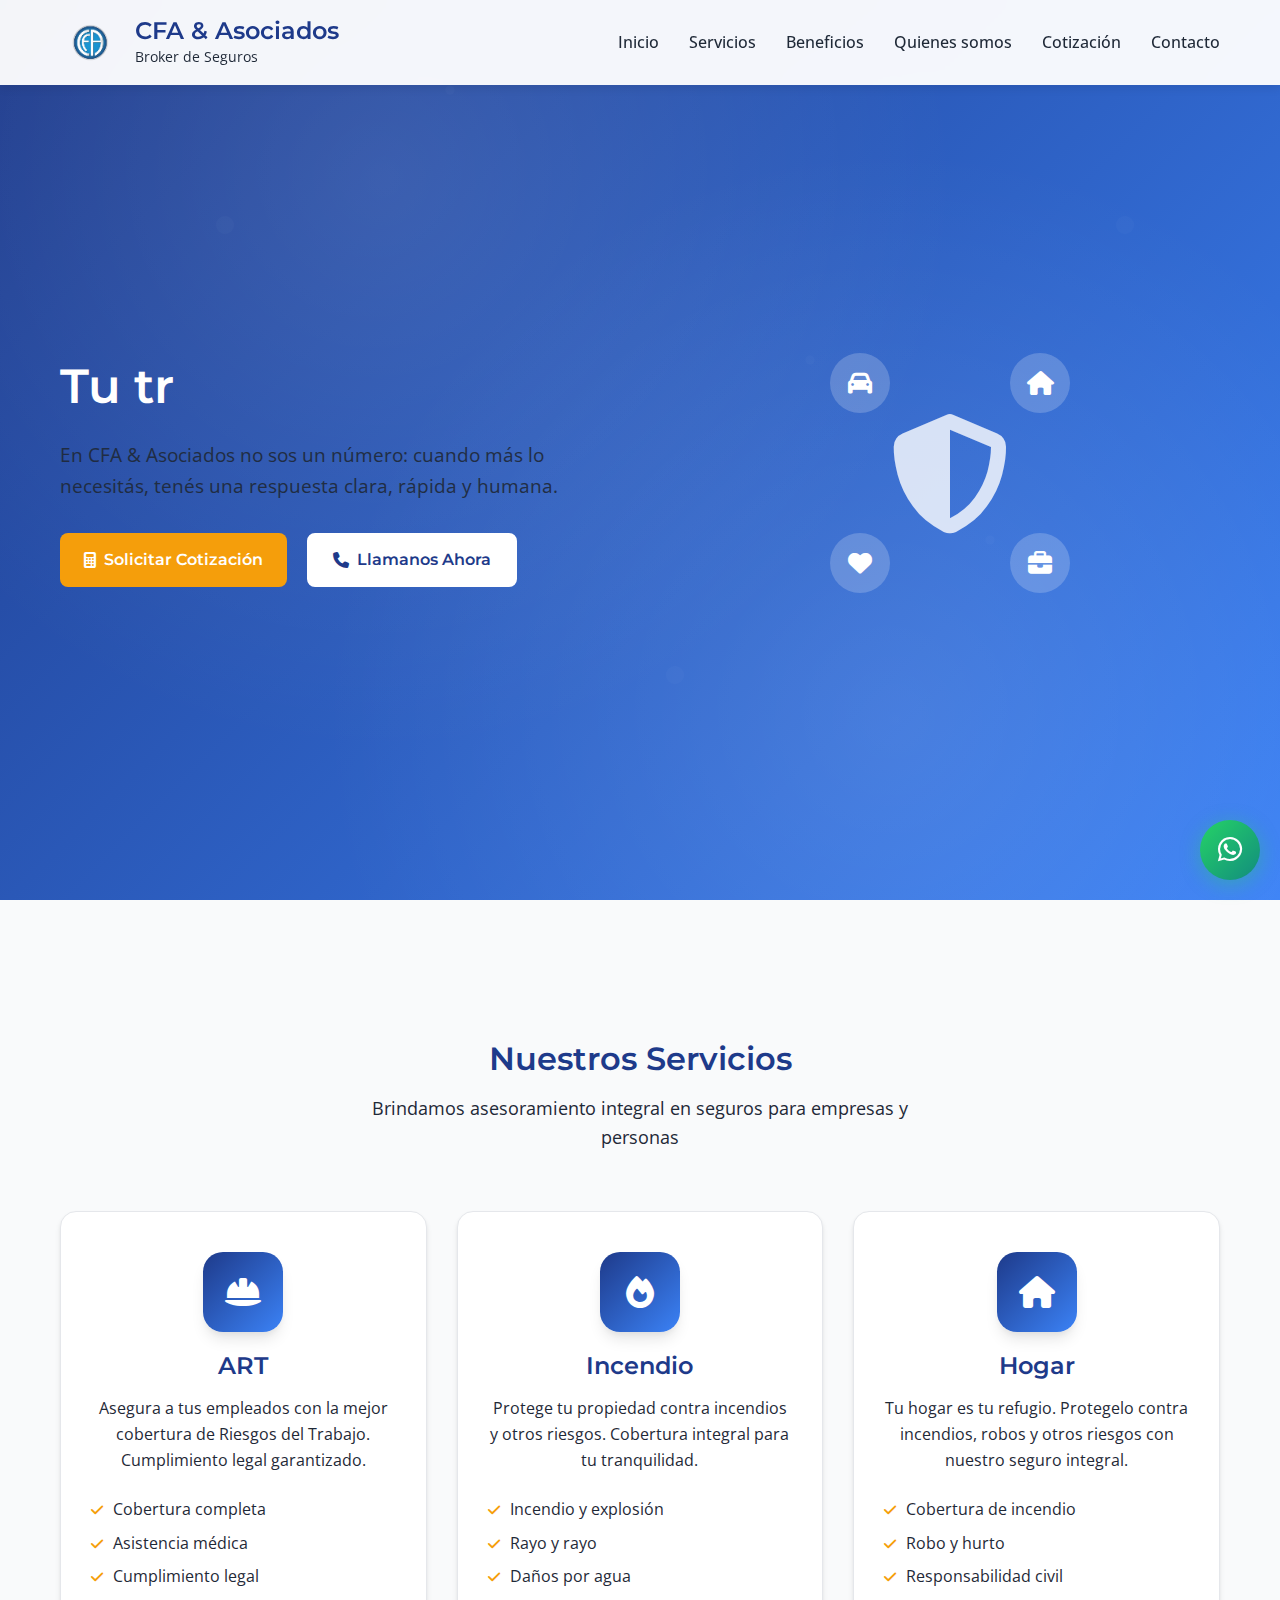
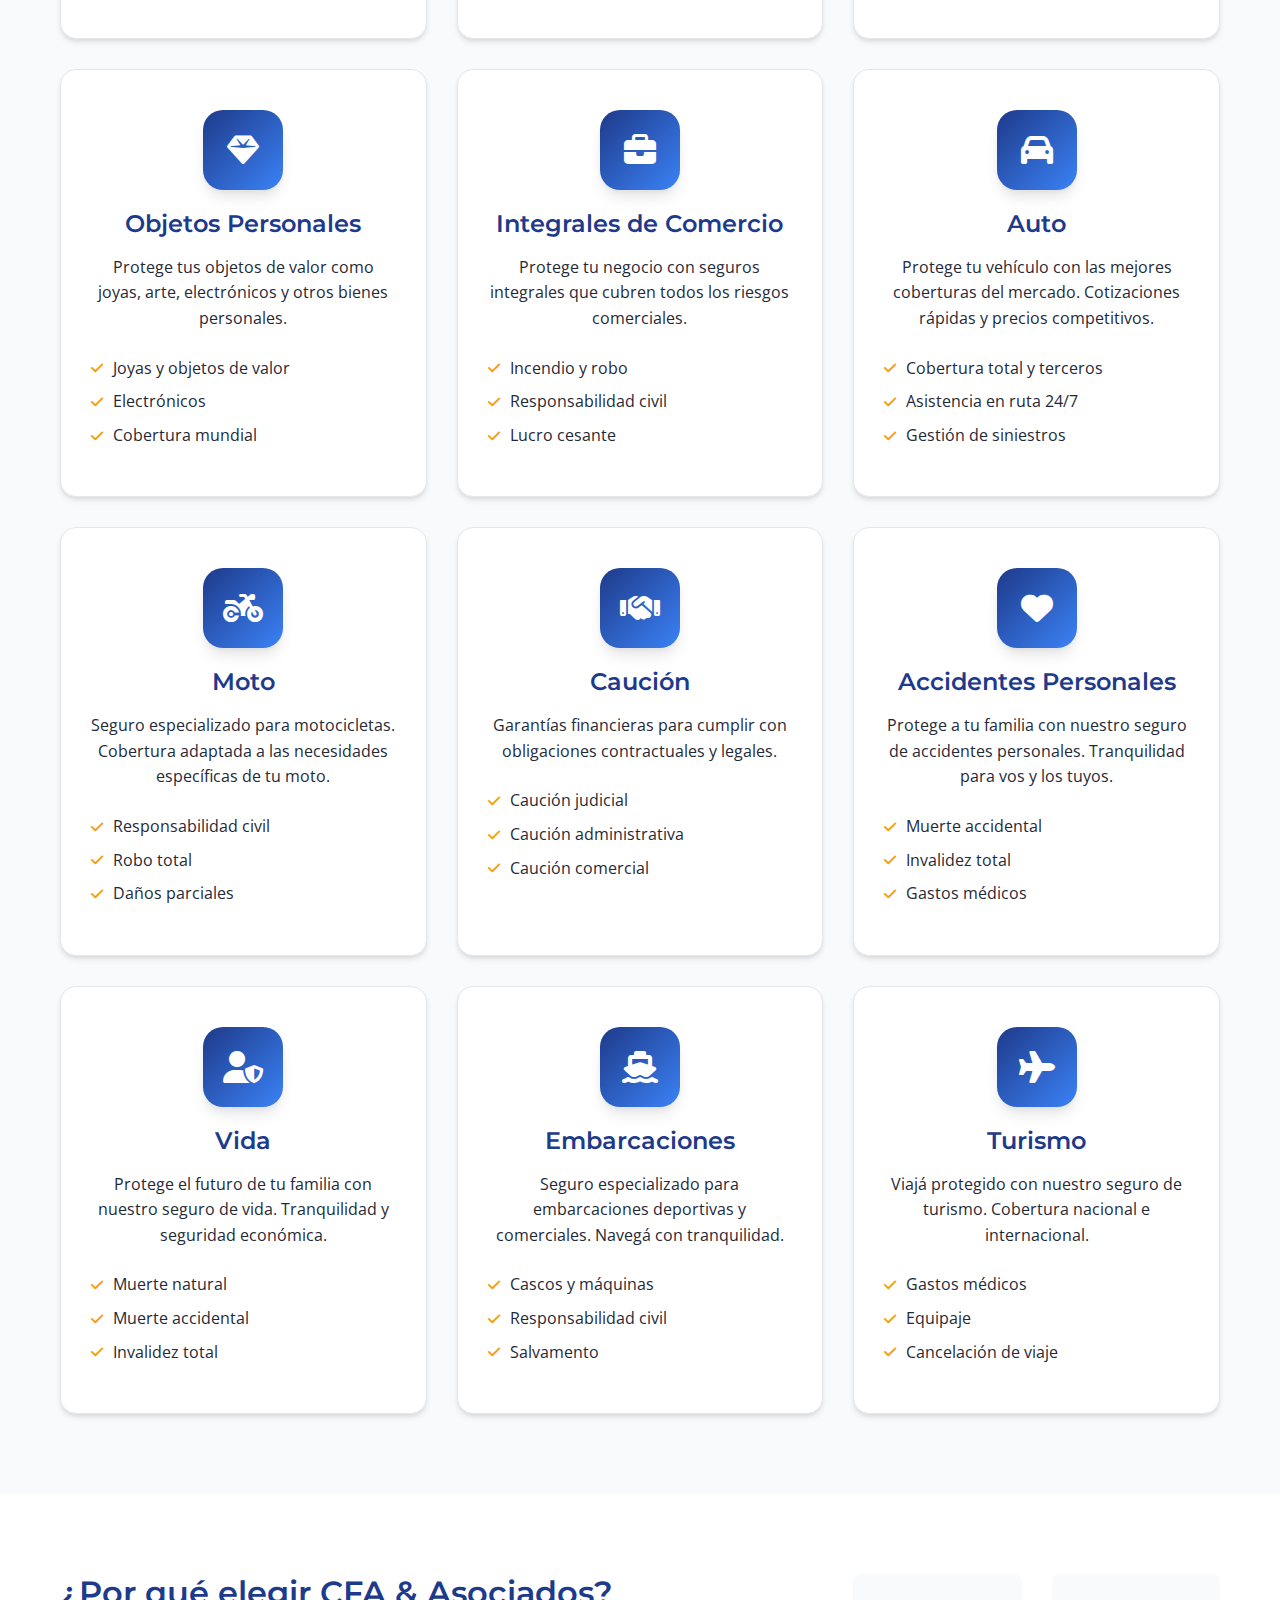
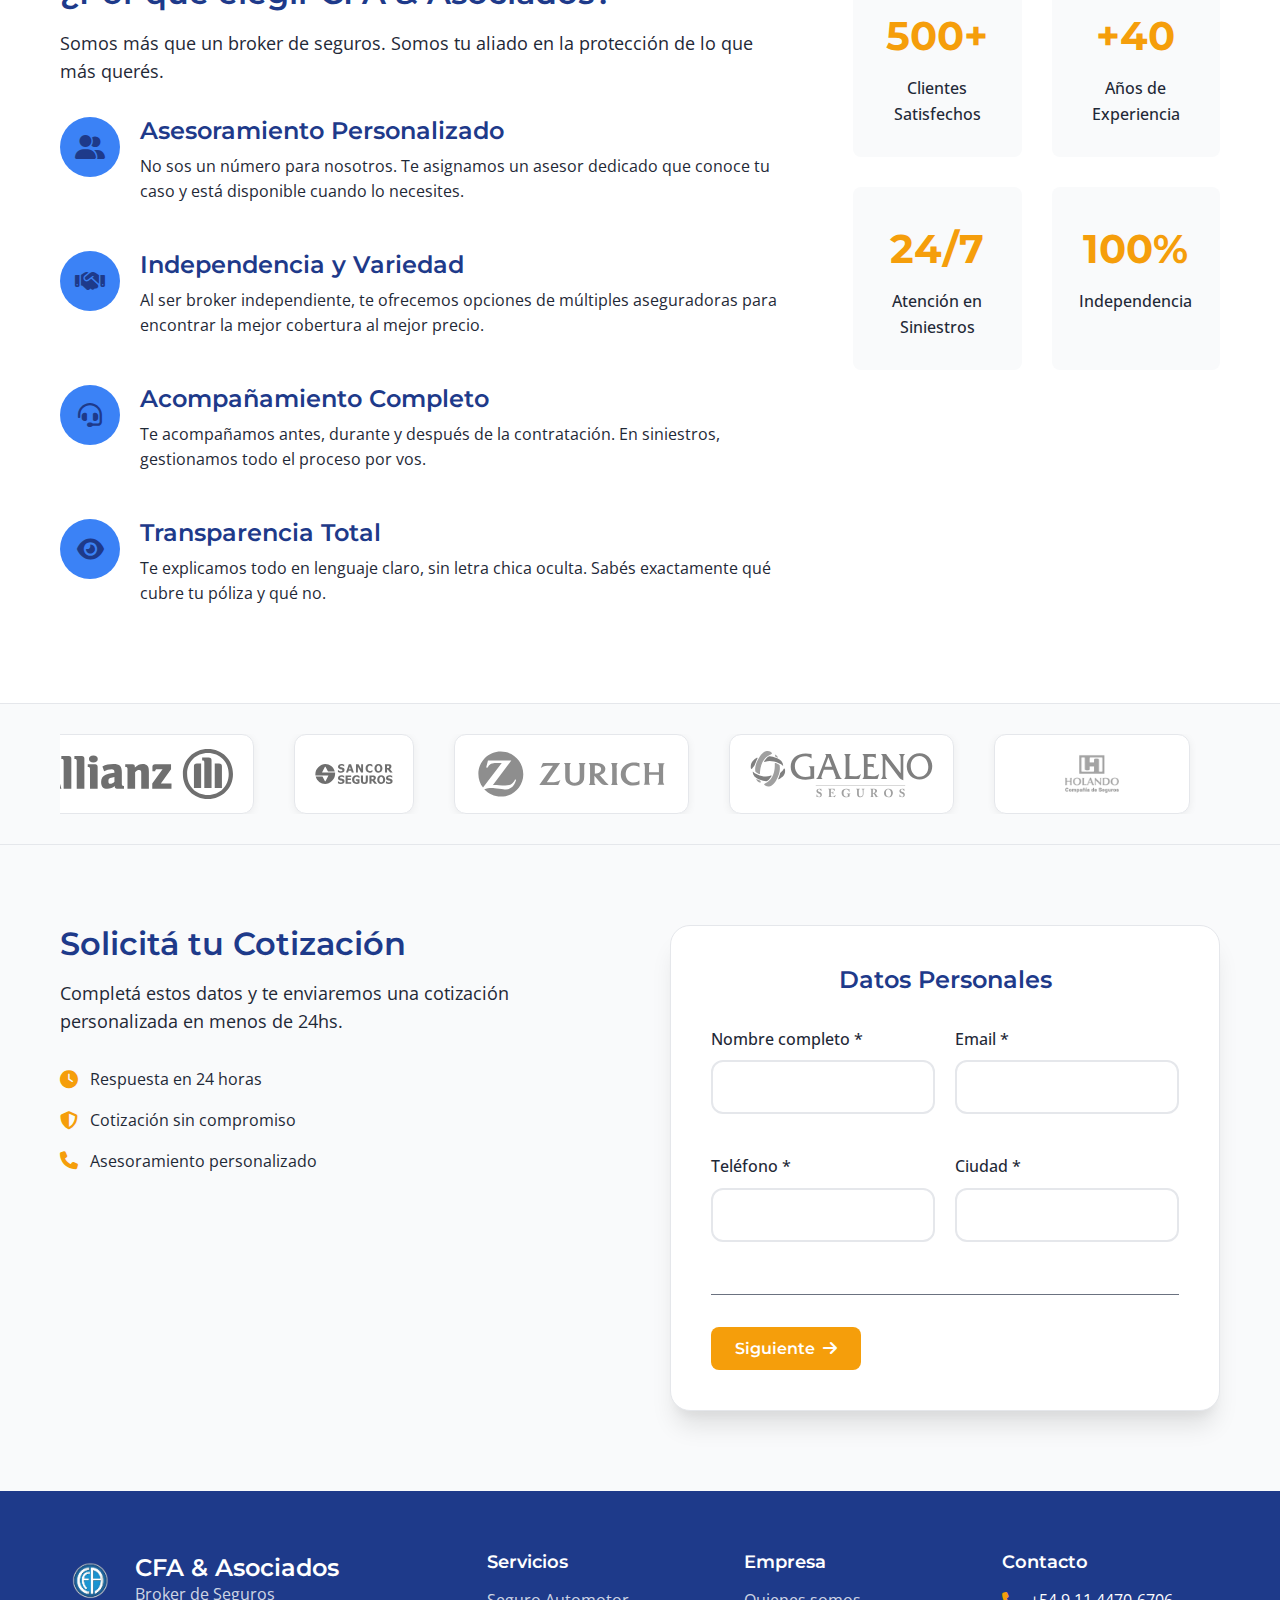
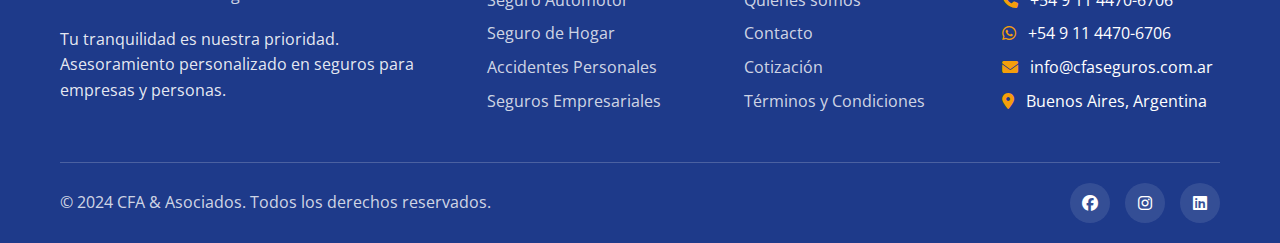
<file: index.html>
<!DOCTYPE html>
<html lang="es">
<head>
    <meta charset="UTF-8">
    <meta name="viewport" content="width=device-width, initial-scale=1.0">
    <meta name="description" content="CFA & Asociados - Broker de Seguros en Argentina. Asesoramiento personalizado en seguros para autos, hogar, vida y empresas. Cotizaciones rápidas y atención cercana.">
    <meta name="keywords" content="seguros argentina, broker seguros, seguro auto, seguro hogar, seguro vida, cotización seguros">
    <title>CFA & Asociados - Tu Broker de Seguros de Confianza</title>
    
    <!-- Google Fonts -->
    <link rel="preconnect" href="https://fonts.googleapis.com">
    <link rel="preconnect" href="https://fonts.gstatic.com" crossorigin>
    <link href="https://fonts.googleapis.com/css2?family=Montserrat:wght@400;600;700&family=Open+Sans:wght@300;400;600&display=swap" rel="stylesheet">
    
    <!-- Font Awesome para íconos -->
    <link rel="stylesheet" href="https://cdnjs.cloudflare.com/ajax/libs/font-awesome/6.4.0/css/all.min.css">
    
    <!-- Favicon -->
    <link rel="icon" type="image/png" href="logocfa.png">
    <link rel="shortcut icon" type="image/png" href="logocfa.png">
    <link rel="apple-touch-icon" href="logocfa.png">
    
    <!-- CSS -->
    <link rel="stylesheet" href="styles.css">
</head>
<body>
    <!-- Header -->
    <header class="header">
        <nav class="nav">
            <div class="nav-container">
                <div class="nav-logo">
                    <img src="logocfa.png" alt="CFA & Asociados Logo" class="logo-image">
                    <div class="logo-text-container">
                        <h1 class="logo-title">CFA & Asociados</h1>
                        <p class="logo-subtitle">Broker de Seguros</p>
                    </div>
                </div>
                
                <div class="nav-menu" id="nav-menu">
                    <ul class="nav-list">
                        <li class="nav-item"><a href="#inicio" class="nav-link">Inicio</a></li>
                        <li class="nav-item"><a href="#servicios" class="nav-link">Servicios</a></li>
                        <li class="nav-item"><a href="#beneficios" class="nav-link">Beneficios</a></li>
                        <li class="nav-item"><a href="quienes-somos.html" class="nav-link">Quienes somos</a></li>
                        <li class="nav-item"><a href="#cotizacion" class="nav-link">Cotización</a></li>
                        <li class="nav-item"><a href="contacto.html" class="nav-link">Contacto</a></li>
                    </ul>
                </div>
                
                <div class="nav-toggle" id="nav-toggle">
                    <span class="bar"></span>
                    <span class="bar"></span>
                    <span class="bar"></span>
                </div>
            </div>
        </nav>
    </header>

    <!-- Hero Section -->
    <section id="inicio" class="hero">
        <div class="hero-container">
            <div class="hero-content">
                <h2 class="hero-title">Tu tranquilidad es nuestra prioridad</h2>
                <p class="hero-subtitle">En CFA & Asociados no sos un número: cuando más lo necesitás, tenés una respuesta clara, rápida y humana.</p>
                <div class="hero-buttons">
                    <a href="#cotizacion" class="btn btn-primary">
                        <i class="fas fa-calculator"></i>
                        Solicitar Cotización
                    </a>
                    <a href="contacto.html" class="btn btn-white">
                        <i class="fas fa-phone"></i>
                        Llamanos Ahora
                    </a>
                </div>
            </div>
            <div class="hero-image">
                <div class="hero-graphic">
                    <div class="shield-icon">
                        <i class="fas fa-shield-alt"></i>
                    </div>
                    <div class="floating-elements">
                        <div class="element element-1">
                            <i class="fas fa-car"></i>
                        </div>
                        <div class="element element-2">
                            <i class="fas fa-home"></i>
                        </div>
                        <div class="element element-3">
                            <i class="fas fa-heart"></i>
                        </div>
                        <div class="element element-4">
                            <i class="fas fa-briefcase"></i>
                        </div>
                    </div>
                </div>
            </div>
        </div>
    </section>

    <!-- Servicios Section -->
    <section id="servicios" class="servicios">
        <div class="container">
            <div class="section-header">
                <h2 class="section-title">Nuestros Servicios</h2>
                <p class="section-subtitle">Brindamos asesoramiento integral en seguros para empresas y personas</p>
            </div>
            
            <!-- Grid para desktop -->
            <div class="servicios-grid">
                <div class="servicio-card">
                    <div class="servicio-icon">
                        <i class="fas fa-hard-hat"></i>
                    </div>
                    <h3 class="servicio-title">ART</h3>
                    <p class="servicio-description">Asegura a tus empleados con la mejor cobertura de Riesgos del Trabajo. Cumplimiento legal garantizado.</p>
                    <ul class="servicio-features">
                        <li><i class="fas fa-check"></i> Cobertura completa</li>
                        <li><i class="fas fa-check"></i> Asistencia médica</li>
                        <li><i class="fas fa-check"></i> Cumplimiento legal</li>
                    </ul>
                </div>
                
                <div class="servicio-card">
                    <div class="servicio-icon">
                        <i class="fas fa-fire"></i>
                    </div>
                    <h3 class="servicio-title">Incendio</h3>
                    <p class="servicio-description">Protege tu propiedad contra incendios y otros riesgos. Cobertura integral para tu tranquilidad.</p>
                    <ul class="servicio-features">
                        <li><i class="fas fa-check"></i> Incendio y explosión</li>
                        <li><i class="fas fa-check"></i> Rayo y rayo</li>
                        <li><i class="fas fa-check"></i> Daños por agua</li>
                    </ul>
                </div>
                
                <div class="servicio-card">
                    <div class="servicio-icon">
                        <i class="fas fa-home"></i>
                    </div>
                    <h3 class="servicio-title">Hogar</h3>
                    <p class="servicio-description">Tu hogar es tu refugio. Protegelo contra incendios, robos y otros riesgos con nuestro seguro integral.</p>
                    <ul class="servicio-features">
                        <li><i class="fas fa-check"></i> Cobertura de incendio</li>
                        <li><i class="fas fa-check"></i> Robo y hurto</li>
                        <li><i class="fas fa-check"></i> Responsabilidad civil</li>
                    </ul>
                </div>
                
                <div class="servicio-card">
                    <div class="servicio-icon">
                        <i class="fas fa-gem"></i>
                    </div>
                    <h3 class="servicio-title">Objetos Personales</h3>
                    <p class="servicio-description">Protege tus objetos de valor como joyas, arte, electrónicos y otros bienes personales.</p>
                    <ul class="servicio-features">
                        <li><i class="fas fa-check"></i> Joyas y objetos de valor</li>
                        <li><i class="fas fa-check"></i> Electrónicos</li>
                        <li><i class="fas fa-check"></i> Cobertura mundial</li>
                    </ul>
                </div>
                
                <div class="servicio-card">
                    <div class="servicio-icon">
                        <i class="fas fa-briefcase"></i>
                    </div>
                    <h3 class="servicio-title">Integrales de Comercio</h3>
                    <p class="servicio-description">Protege tu negocio con seguros integrales que cubren todos los riesgos comerciales.</p>
                    <ul class="servicio-features">
                        <li><i class="fas fa-check"></i> Incendio y robo</li>
                        <li><i class="fas fa-check"></i> Responsabilidad civil</li>
                        <li><i class="fas fa-check"></i> Lucro cesante</li>
                    </ul>
                </div>
                
                <div class="servicio-card">
                    <div class="servicio-icon">
                        <i class="fas fa-car"></i>
                    </div>
                    <h3 class="servicio-title">Auto</h3>
                    <p class="servicio-description">Protege tu vehículo con las mejores coberturas del mercado. Cotizaciones rápidas y precios competitivos.</p>
                    <ul class="servicio-features">
                        <li><i class="fas fa-check"></i> Cobertura total y terceros</li>
                        <li><i class="fas fa-check"></i> Asistencia en ruta 24/7</li>
                        <li><i class="fas fa-check"></i> Gestión de siniestros</li>
                    </ul>
                </div>
                
                <div class="servicio-card">
                    <div class="servicio-icon">
                        <i class="fas fa-motorcycle"></i>
                    </div>
                    <h3 class="servicio-title">Moto</h3>
                    <p class="servicio-description">Seguro especializado para motocicletas. Cobertura adaptada a las necesidades específicas de tu moto.</p>
                    <ul class="servicio-features">
                        <li><i class="fas fa-check"></i> Responsabilidad civil</li>
                        <li><i class="fas fa-check"></i> Robo total</li>
                        <li><i class="fas fa-check"></i> Daños parciales</li>
                    </ul>
                </div>
                
                <div class="servicio-card">
                    <div class="servicio-icon">
                        <i class="fas fa-handshake"></i>
                    </div>
                    <h3 class="servicio-title">Caución</h3>
                    <p class="servicio-description">Garantías financieras para cumplir con obligaciones contractuales y legales.</p>
                    <ul class="servicio-features">
                        <li><i class="fas fa-check"></i> Caución judicial</li>
                        <li><i class="fas fa-check"></i> Caución administrativa</li>
                        <li><i class="fas fa-check"></i> Caución comercial</li>
                    </ul>
                </div>
                
                <div class="servicio-card">
                    <div class="servicio-icon">
                        <i class="fas fa-heart"></i>
                    </div>
                    <h3 class="servicio-title">Accidentes Personales</h3>
                    <p class="servicio-description">Protege a tu familia con nuestro seguro de accidentes personales. Tranquilidad para vos y los tuyos.</p>
                    <ul class="servicio-features">
                        <li><i class="fas fa-check"></i> Muerte accidental</li>
                        <li><i class="fas fa-check"></i> Invalidez total</li>
                        <li><i class="fas fa-check"></i> Gastos médicos</li>
                    </ul>
                </div>
                
                <div class="servicio-card">
                    <div class="servicio-icon">
                        <i class="fas fa-user-shield"></i>
                    </div>
                    <h3 class="servicio-title">Vida</h3>
                    <p class="servicio-description">Protege el futuro de tu familia con nuestro seguro de vida. Tranquilidad y seguridad económica.</p>
                    <ul class="servicio-features">
                        <li><i class="fas fa-check"></i> Muerte natural</li>
                        <li><i class="fas fa-check"></i> Muerte accidental</li>
                        <li><i class="fas fa-check"></i> Invalidez total</li>
                    </ul>
                </div>
                
                <div class="servicio-card">
                    <div class="servicio-icon">
                        <i class="fas fa-ship"></i>
                    </div>
                    <h3 class="servicio-title">Embarcaciones</h3>
                    <p class="servicio-description">Seguro especializado para embarcaciones deportivas y comerciales. Navegá con tranquilidad.</p>
                    <ul class="servicio-features">
                        <li><i class="fas fa-check"></i> Cascos y máquinas</li>
                        <li><i class="fas fa-check"></i> Responsabilidad civil</li>
                        <li><i class="fas fa-check"></i> Salvamento</li>
                    </ul>
                </div>
                
                <div class="servicio-card">
                    <div class="servicio-icon">
                        <i class="fas fa-plane"></i>
                    </div>
                    <h3 class="servicio-title">Turismo</h3>
                    <p class="servicio-description">Viajá protegido con nuestro seguro de turismo. Cobertura nacional e internacional.</p>
                    <ul class="servicio-features">
                        <li><i class="fas fa-check"></i> Gastos médicos</li>
                        <li><i class="fas fa-check"></i> Equipaje</li>
                        <li><i class="fas fa-check"></i> Cancelación de viaje</li>
                    </ul>
                </div>
            </div>

            <!-- Carousel para móvil -->
            <div class="servicios-carousel">
                <div class="carousel-container">
                    <div class="carousel-progress" id="carousel-progress"></div>
                    <div class="carousel-track" id="carousel-track">
                        <div class="carousel-slide">
                            <div class="servicio-card">
                                <div class="servicio-icon">
                                    <i class="fas fa-hard-hat"></i>
                                </div>
                                <h3 class="servicio-title">ART</h3>
                                <p class="servicio-description">Asegura a tus empleados con la mejor cobertura de Riesgos del Trabajo. Cumplimiento legal garantizado.</p>
                                <ul class="servicio-features">
                                    <li><i class="fas fa-check"></i> Cobertura completa</li>
                                    <li><i class="fas fa-check"></i> Asistencia médica</li>
                                    <li><i class="fas fa-check"></i> Cumplimiento legal</li>
                                </ul>
                            </div>
                        </div>
                        
                        <div class="carousel-slide">
                            <div class="servicio-card">
                                <div class="servicio-icon">
                                    <i class="fas fa-fire"></i>
                                </div>
                                <h3 class="servicio-title">Incendio</h3>
                                <p class="servicio-description">Protege tu propiedad contra incendios y otros riesgos. Cobertura integral para tu tranquilidad.</p>
                                <ul class="servicio-features">
                                    <li><i class="fas fa-check"></i> Incendio y explosión</li>
                                    <li><i class="fas fa-check"></i> Rayo y rayo</li>
                                    <li><i class="fas fa-check"></i> Daños por agua</li>
                                </ul>
                            </div>
                        </div>
                        
                        <div class="carousel-slide">
                            <div class="servicio-card">
                                <div class="servicio-icon">
                                    <i class="fas fa-home"></i>
                                </div>
                                <h3 class="servicio-title">Hogar</h3>
                                <p class="servicio-description">Tu hogar es tu refugio. Protegelo contra incendios, robos y otros riesgos con nuestro seguro integral.</p>
                                <ul class="servicio-features">
                                    <li><i class="fas fa-check"></i> Cobertura de incendio</li>
                                    <li><i class="fas fa-check"></i> Robo y hurto</li>
                                    <li><i class="fas fa-check"></i> Responsabilidad civil</li>
                                </ul>
                            </div>
                        </div>
                        
                        <div class="carousel-slide">
                            <div class="servicio-card">
                                <div class="servicio-icon">
                                    <i class="fas fa-car"></i>
                                </div>
                                <h3 class="servicio-title">Auto</h3>
                                <p class="servicio-description">Protege tu vehículo con las mejores coberturas del mercado. Cotizaciones rápidas y precios competitivos.</p>
                                <ul class="servicio-features">
                                    <li><i class="fas fa-check"></i> Cobertura total y terceros</li>
                                    <li><i class="fas fa-check"></i> Asistencia en ruta 24/7</li>
                                    <li><i class="fas fa-check"></i> Gestión de siniestros</li>
                                </ul>
                            </div>
                        </div>
                        
                        <div class="carousel-slide">
                            <div class="servicio-card">
                                <div class="servicio-icon">
                                    <i class="fas fa-motorcycle"></i>
                                </div>
                                <h3 class="servicio-title">Moto</h3>
                                <p class="servicio-description">Seguro especializado para motocicletas. Cobertura adaptada a las necesidades específicas de tu moto.</p>
                                <ul class="servicio-features">
                                    <li><i class="fas fa-check"></i> Responsabilidad civil</li>
                                    <li><i class="fas fa-check"></i> Robo total</li>
                                    <li><i class="fas fa-check"></i> Daños parciales</li>
                                </ul>
                            </div>
                        </div>
                        
                        <div class="carousel-slide">
                            <div class="servicio-card">
                                <div class="servicio-icon">
                                    <i class="fas fa-gem"></i>
                                </div>
                                <h3 class="servicio-title">Objetos Personales</h3>
                                <p class="servicio-description">Protege tus objetos de valor como joyas, arte, electrónicos y otros bienes personales.</p>
                                <ul class="servicio-features">
                                    <li><i class="fas fa-check"></i> Joyas y objetos de valor</li>
                                    <li><i class="fas fa-check"></i> Electrónicos</li>
                                    <li><i class="fas fa-check"></i> Cobertura mundial</li>
                                </ul>
                            </div>
                        </div>
                        
                        <div class="carousel-slide">
                            <div class="servicio-card">
                                <div class="servicio-icon">
                                    <i class="fas fa-briefcase"></i>
                                </div>
                                <h3 class="servicio-title">Integrales de Comercio</h3>
                                <p class="servicio-description">Protege tu negocio con seguros integrales que cubren todos los riesgos comerciales.</p>
                                <ul class="servicio-features">
                                    <li><i class="fas fa-check"></i> Incendio y robo</li>
                                    <li><i class="fas fa-check"></i> Responsabilidad civil</li>
                                    <li><i class="fas fa-check"></i> Lucro cesante</li>
                                </ul>
                            </div>
                        </div>
                        
                        <div class="carousel-slide">
                            <div class="servicio-card">
                                <div class="servicio-icon">
                                    <i class="fas fa-handshake"></i>
                                </div>
                                <h3 class="servicio-title">Caución</h3>
                                <p class="servicio-description">Garantías financieras para cumplir con obligaciones contractuales y legales.</p>
                                <ul class="servicio-features">
                                    <li><i class="fas fa-check"></i> Caución judicial</li>
                                    <li><i class="fas fa-check"></i> Caución administrativa</li>
                                    <li><i class="fas fa-check"></i> Caución comercial</li>
                                </ul>
                            </div>
                        </div>
                        
                        <div class="carousel-slide">
                            <div class="servicio-card">
                                <div class="servicio-icon">
                                    <i class="fas fa-heart"></i>
                                </div>
                                <h3 class="servicio-title">Accidentes Personales</h3>
                                <p class="servicio-description">Protege a tu familia con nuestro seguro de accidentes personales. Tranquilidad para vos y los tuyos.</p>
                                <ul class="servicio-features">
                                    <li><i class="fas fa-check"></i> Muerte accidental</li>
                                    <li><i class="fas fa-check"></i> Invalidez total</li>
                                    <li><i class="fas fa-check"></i> Gastos médicos</li>
                                </ul>
                            </div>
                        </div>
                        
                        <div class="carousel-slide">
                            <div class="servicio-card">
                                <div class="servicio-icon">
                                    <i class="fas fa-user-shield"></i>
                                </div>
                                <h3 class="servicio-title">Vida</h3>
                                <p class="servicio-description">Protege el futuro de tu familia con nuestro seguro de vida. Tranquilidad y seguridad económica.</p>
                                <ul class="servicio-features">
                                    <li><i class="fas fa-check"></i> Muerte natural</li>
                                    <li><i class="fas fa-check"></i> Muerte accidental</li>
                                    <li><i class="fas fa-check"></i> Invalidez total</li>
                                </ul>
                            </div>
                        </div>
                        
                        <div class="carousel-slide">
                            <div class="servicio-card">
                                <div class="servicio-icon">
                                    <i class="fas fa-ship"></i>
                                </div>
                                <h3 class="servicio-title">Embarcaciones</h3>
                                <p class="servicio-description">Seguro especializado para embarcaciones deportivas y comerciales. Navegá con tranquilidad.</p>
                                <ul class="servicio-features">
                                    <li><i class="fas fa-check"></i> Cascos y máquinas</li>
                                    <li><i class="fas fa-check"></i> Responsabilidad civil</li>
                                    <li><i class="fas fa-check"></i> Salvamento</li>
                                </ul>
                            </div>
                        </div>
                        
                        <div class="carousel-slide">
                            <div class="servicio-card">
                                <div class="servicio-icon">
                                    <i class="fas fa-plane"></i>
                                </div>
                                <h3 class="servicio-title">Turismo</h3>
                                <p class="servicio-description">Viajá protegido con nuestro seguro de turismo. Cobertura nacional e internacional.</p>
                                <ul class="servicio-features">
                                    <li><i class="fas fa-check"></i> Gastos médicos</li>
                                    <li><i class="fas fa-check"></i> Equipaje</li>
                                    <li><i class="fas fa-check"></i> Cancelación de viaje</li>
                                </ul>
                            </div>
                        </div>
                    </div>
                </div>
                
                <!-- Controles del carousel -->
                <div class="carousel-controls">
                    <button class="carousel-btn carousel-prev" id="carousel-prev">
                        <i class="fas fa-chevron-left"></i>
                    </button>
                    <div class="carousel-dots" id="carousel-dots">
                        <span class="dot active" data-slide="0"></span>
                        <span class="dot" data-slide="1"></span>
                        <span class="dot" data-slide="2"></span>
                        <span class="dot" data-slide="3"></span>
                        <span class="dot" data-slide="4"></span>
                        <span class="dot" data-slide="5"></span>
                        <span class="dot" data-slide="6"></span>
                        <span class="dot" data-slide="7"></span>
                        <span class="dot" data-slide="8"></span>
                        <span class="dot" data-slide="9"></span>
                        <span class="dot" data-slide="10"></span>
                        <span class="dot" data-slide="11"></span>
                    </div>
                    <button class="carousel-btn carousel-next" id="carousel-next">
                        <i class="fas fa-chevron-right"></i>
                    </button>
                </div>
            </div>
        </div>
    </section>

    <!-- Beneficios Section -->
    <section id="beneficios" class="beneficios">
        <div class="container">
            <div class="beneficios-content">
                <div class="beneficios-text">
                    <h2 class="section-title">¿Por qué elegir CFA & Asociados?</h2>
                    <p class="beneficios-intro">Somos más que un broker de seguros. Somos tu aliado en la protección de lo que más querés.</p>
                    
                    <div class="beneficios-list">
                        <div class="beneficio-item">
                            <div class="beneficio-icon">
                                <i class="fas fa-user-friends"></i>
                            </div>
                            <div class="beneficio-content">
                                <h3>Asesoramiento Personalizado</h3>
                                <p>No sos un número para nosotros. Te asignamos un asesor dedicado que conoce tu caso y está disponible cuando lo necesites.</p>
                            </div>
                        </div>
                        
                        <div class="beneficio-item">
                            <div class="beneficio-icon">
                                <i class="fas fa-handshake"></i>
                            </div>
                            <div class="beneficio-content">
                                <h3>Independencia y Variedad</h3>
                                <p>Al ser broker independiente, te ofrecemos opciones de múltiples aseguradoras para encontrar la mejor cobertura al mejor precio.</p>
                            </div>
                        </div>
                        
                        <div class="beneficio-item">
                            <div class="beneficio-icon">
                                <i class="fas fa-headset"></i>
                            </div>
                            <div class="beneficio-content">
                                <h3>Acompañamiento Completo</h3>
                                <p>Te acompañamos antes, durante y después de la contratación. En siniestros, gestionamos todo el proceso por vos.</p>
                            </div>
                        </div>
                        
                        <div class="beneficio-item">
                            <div class="beneficio-icon">
                                <i class="fas fa-eye"></i>
                            </div>
                            <div class="beneficio-content">
                                <h3>Transparencia Total</h3>
                                <p>Te explicamos todo en lenguaje claro, sin letra chica oculta. Sabés exactamente qué cubre tu póliza y qué no.</p>
                            </div>
                        </div>
                    </div>
                </div>
                
                <div class="beneficios-stats">
                    <div class="stat-item">
                        <div class="stat-number">500+</div>
                        <div class="stat-label">Clientes Satisfechos</div>
                    </div>
                    <div class="stat-item">
                        <div class="stat-number">+40</div>
                        <div class="stat-label">Años de Experiencia</div>
                    </div>
                    <div class="stat-item">
                        <div class="stat-number">24/7</div>
                        <div class="stat-label">Atención en Siniestros</div>
                    </div>
                    <div class="stat-item">
                        <div class="stat-number">100%</div>
                        <div class="stat-label">Independencia</div>
                    </div>
                </div>
            </div>
        </div>
    </section>

    <!-- Carrusel de Marcas -->
    <section class="brands" aria-label="Aseguradoras con las que trabajamos">
        <div class="container">
            <div class="brands-wrapper">
                <div class="brands-track">
                    <div class="brand-item">
                        <img src="images/allianz-logo.svg" alt="Allianz" class="brand-logo">
                    </div>
                    <div class="brand-item">
                        <img src="images/SANCOR SEGUROS.svg" alt="Sancor Seguros" class="brand-logo">
                    </div>
                    <div class="brand-item">
                        <img src="images/ZURICH.svg" alt="Zurich" class="brand-logo">
                    </div>
                    <div class="brand-item">
                        <img src="images/GALENO.svg" alt="Galeno" class="brand-logo">
                    </div>
                    <div class="brand-item">
                        <img src="images/la holando.png" alt="La Holando" class="brand-logo">
                    </div>
                    <div class="brand-item">
                        <img src="images/MERCANTIL ANDINA.svg" alt="Mercantil Andina" class="brand-logo">
                    </div>
                    <div class="brand-item">
                        <img src="images/ASOCIART ART.png" alt="Asociart ART" class="brand-logo">
                    </div>
                    <div class="brand-item">
                        <img src="images/ANDINA ART .jpeg" alt="Andina ART" class="brand-logo">
                    </div>
                    <div class="brand-item">
                        <img src="images/PREVENCION ART .svg" alt="Prevención ART" class="brand-logo">
                    </div>
                    <div class="brand-item">
                        <img src="images/integrity-seguros.svg" alt="Integrity Seguros" class="brand-logo">
                    </div>
                    <div class="brand-item">
                        <img src="images/experta-seguros-logo.png" alt="Experta Seguros" class="brand-logo">
                    </div>
                    <div class="brand-item">
                        <img src="images/ATM.png" alt="ATM" class="brand-logo">
                    </div>
                    <!-- Duplicados para scroll infinito -->
                    <div class="brand-item" aria-hidden="true">
                        <img src="images/allianz-logo.svg" alt="Allianz" class="brand-logo">
                    </div>
                    <div class="brand-item" aria-hidden="true">
                        <img src="images/SANCOR SEGUROS.svg" alt="Sancor Seguros" class="brand-logo">
                    </div>
                    <div class="brand-item" aria-hidden="true">
                        <img src="images/ZURICH.svg" alt="Zurich" class="brand-logo">
                    </div>
                    <div class="brand-item" aria-hidden="true">
                        <img src="images/GALENO.svg" alt="Galeno" class="brand-logo">
                    </div>
                    <div class="brand-item" aria-hidden="true">
                        <img src="images/la holando.png" alt="La Holando" class="brand-logo">
                    </div>
                    <div class="brand-item" aria-hidden="true">
                        <img src="images/MERCANTIL ANDINA.svg" alt="Mercantil Andina" class="brand-logo">
                    </div>
                    <div class="brand-item" aria-hidden="true">
                        <img src="images/ASOCIART ART.png" alt="Asociart ART" class="brand-logo">
                    </div>
                    <div class="brand-item" aria-hidden="true">
                        <img src="images/ANDINA ART .jpeg" alt="Andina ART" class="brand-logo">
                    </div>
                    <div class="brand-item" aria-hidden="true">
                        <img src="images/PREVENCION ART .svg" alt="Prevención ART" class="brand-logo">
                    </div>
                    <div class="brand-item" aria-hidden="true">
                        <img src="images/integrity-seguros.svg" alt="Integrity Seguros" class="brand-logo">
                    </div>
                    <div class="brand-item" aria-hidden="true">
                        <img src="images/experta-seguros-logo.png" alt="Experta Seguros" class="brand-logo">
                    </div>
                    <div class="brand-item" aria-hidden="true">
                        <img src="images/ATM.png" alt="ATM" class="brand-logo">
                    </div>
                </div>
            </div>
        </div>
    </section>

    <!-- Formulario de Cotización -->
    <section id="cotizacion" class="cotizacion">
        <div class="container">
            <div class="cotizacion-content">
                <div class="cotizacion-info">
                    <h2 class="section-title">Solicitá tu Cotización</h2>
                    <p class="cotizacion-subtitle">Completá estos datos y te enviaremos una cotización personalizada en menos de 24hs.</p>
                    
                    <div class="cotizacion-benefits">
                        <div class="benefit-item">
                            <i class="fas fa-clock"></i>
                            <span>Respuesta en 24 horas</span>
                        </div>
                        <div class="benefit-item">
                            <i class="fas fa-shield-alt"></i>
                            <span>Cotización sin compromiso</span>
                        </div>
                        <div class="benefit-item">
                            <i class="fas fa-phone"></i>
                            <span>Asesoramiento personalizado</span>
                        </div>
                    </div>
                </div>
                
                <form class="cotizacion-form" id="cotizacion-form" action="process_cotizacion.php" method="POST">
                    <!-- Anti-spam -->
                    <div class="honeypot" aria-hidden="true">
                        <label>Dejar en blanco</label>
                        <input type="text" name="website" tabindex="-1" autocomplete="off">
                        <input type="text" name="url" tabindex="-1" autocomplete="off">
                        <input type="text" name="link" tabindex="-1" autocomplete="off">
                    </div>
                    <input type="hidden" name="fp_timestamp" value="">
                    <div class="form-step active" data-step="1">
                        <h3 class="form-step-title">Datos Personales</h3>
                        <div class="form-row">
                            <div class="form-group">
                                <label for="nombre">Nombre completo *</label>
                                <input type="text" id="nombre" name="nombre" required>
                            </div>
                            <div class="form-group">
                                <label for="email">Email *</label>
                                <input type="email" id="email" name="email" required>
                            </div>
                        </div>
                        <div class="form-row">
                            <div class="form-group">
                                <label for="telefono">Teléfono *</label>
                                <input type="tel" id="telefono" name="telefono" required>
                            </div>
                            <div class="form-group">
                                <label for="ciudad">Ciudad *</label>
                                <input type="text" id="ciudad" name="ciudad" required>
                            </div>
                        </div>
                    </div>
                    
                    <div class="form-step" data-step="2">
                        <h3 class="form-step-title">Tipo de Seguro</h3>
                        <div class="form-group">
                            <label for="tipo-seguro">¿Qué tipo de seguro necesitás? *</label>
                            <select id="tipo-seguro" name="tipo-seguro" required>
                                <option value="">Seleccioná una opción</option>
                                <option value="art">ART</option>
                                <option value="incendio">Incendio</option>
                                <option value="hogar">Hogar</option>
                                <option value="objetos-personales">Objetos personales</option>
                                <option value="integral-comercio">Integrales de comercio</option>
                                <option value="automotor">Auto</option>
                                <option value="moto">Moto</option>
                                <option value="caucion">Caución</option>
                                <option value="accidentes">Accidentes personales</option>
                                <option value="vida">Vida</option>
                                <option value="embarcaciones">Embarcaciones</option>
                                <option value="turismo">Turismo</option>
                            </select>
                        </div>
                        
                        <!-- Campos específicos para Automotor -->
                        <div id="detalles-automotor" style="display: none;">
                            <div class="form-row">
                                <div class="form-group">
                                    <label for="marca-vehiculo">Marca del vehículo *</label>
                                    <input type="text" id="marca-vehiculo" name="marca-vehiculo" placeholder="Ej: Toyota">
                                </div>
                                <div class="form-group">
                                    <label for="modelo-vehiculo">Modelo completo *</label>
                                    <input type="text" id="modelo-vehiculo" name="modelo-vehiculo" placeholder="Ej: Corolla XLI">
                                </div>
                            </div>
                            <div class="form-row">
                                <div class="form-group">
                                    <label for="anio-vehiculo">Año del vehículo *</label>
                                    <input type="number" id="anio-vehiculo" name="anio-vehiculo" min="1980" max="2026" placeholder="Ej: 2020">
                                </div>
                                <div class="form-group">
                                    <label for="tipo-poliza">Tipo de póliza *</label>
                                    <select id="tipo-poliza" name="tipo-poliza">
                                        <option value="">Seleccioná el tipo de cobertura</option>
                                        <option value="rc">Responsabilidad Civil</option>
                                        <option value="rc-plus">RC + Robo Total/Parcial + Incendio Total/Parcial + Daños Totales por Accidente</option>
                                        <option value="rc-premium">RC + Robo + Incendio + Daños Totales + Vidrios/Parabrisas + Granizo</option>
                                        <option value="todo-riesgo">Todo Riesgo con Franquicia</option>
                                        <option value="no-se">No lo sé aún</option>
                                    </select>
                                </div>
                            </div>
                        </div>
                        
                        <!-- Campos específicos para Hogar -->
                        <div class="form-group" id="detalles-hogar" style="display: none;">
                            <label for="direccion-hogar">Dirección del inmueble</label>
                            <input type="text" id="direccion-hogar" name="direccion-hogar" placeholder="Dirección completa">
                        </div>
                    </div>
                    
                    <div class="form-step" data-step="3">
                        <h3 class="form-step-title">Información Adicional</h3>
                        <div class="form-group">
                            <label for="mensaje">Contanos más sobre lo que necesitás</label>
                            <textarea id="mensaje" name="mensaje" rows="4" placeholder="Describí tu situación, coberturas que te interesan, o cualquier consulta específica..."></textarea>
                        </div>
                        
                        <div class="form-group checkbox-group">
                            <label class="checkbox-label">
                                <input type="checkbox" id="acepto-terminos" name="acepto-terminos" required>
                                <span class="checkmark"></span>
                                Acepto los términos y condiciones y autorizo el tratamiento de mis datos personales *
                            </label>
                        </div>
                    </div>
                    
                    <div class="form-navigation">
                        <button type="button" class="btn btn-secondary" id="prev-btn" style="display: none;">
                            <i class="fas fa-arrow-left"></i>
                            Anterior
                        </button>
                        <button type="button" class="btn btn-primary" id="next-btn">
                            Siguiente
                            <i class="fas fa-arrow-right"></i>
                        </button>
                        <button type="submit" class="btn btn-primary" id="submit-btn" style="display: none;">
                            <i class="fas fa-paper-plane"></i>
                            Enviar Cotización
                        </button>
                    </div>
                </form>
            </div>
        </div>
    </section>


    <!-- Botón flotante de WhatsApp -->
    <div class="whatsapp-float">
        <a href="https://wa.me/5491144706706" target="_blank" class="whatsapp-btn" aria-label="Contactar por WhatsApp">
            <i class="fab fa-whatsapp"></i>
            <span class="whatsapp-tooltip">¡Escribinos por WhatsApp!</span>
        </a>
    </div>

    <!-- Footer -->
    <footer class="footer">
        <div class="container">
            <div class="footer-content">
                <div class="footer-brand">
                    <div class="footer-logo">
                        <img src="logocfa.png" alt="CFA & Asociados Logo" class="logo-image">
                        <div class="logo-text-container">
                            <h3>CFA & Asociados</h3>
                            <p>Broker de Seguros</p>
                        </div>
                    </div>
                    <p class="footer-description">Tu tranquilidad es nuestra prioridad. Asesoramiento personalizado en seguros para empresas y personas.</p>
                </div>
                
                <div class="footer-links">
                    <div class="footer-section">
                        <h4>Servicios</h4>
                        <ul>
                            <li><a href="#servicios">Seguro Automotor</a></li>
                            <li><a href="#servicios">Seguro de Hogar</a></li>
                            <li><a href="#servicios">Accidentes Personales</a></li>
                            <li><a href="#servicios">Seguros Empresariales</a></li>
                        </ul>
                    </div>
                    
                    <div class="footer-section">
                        <h4>Empresa</h4>
                        <ul>
                            <li><a href="quienes-somos.html">Quienes somos</a></li>
                            <li><a href="contacto.html">Contacto</a></li>
                            <li><a href="#cotizacion">Cotización</a></li>
                            <li><a href="#">Términos y Condiciones</a></li>
                        </ul>
                    </div>
                    
                    <div class="footer-section">
                        <h4>Contacto</h4>
                        <ul>
                            <li><i class="fas fa-phone"></i> +54 9 11 4470-6706</li>
                            <li><i class="fab fa-whatsapp"></i> +54 9 11 4470-6706</li>
                            <li><i class="fas fa-envelope"></i> info@cfaseguros.com.ar</li>
                            <li><i class="fas fa-map-marker-alt"></i> Buenos Aires, Argentina</li>
                        </ul>
                    </div>
                </div>
            </div>
            
            <div class="footer-bottom">
                <p>&copy; 2024 CFA & Asociados. Todos los derechos reservados.</p>
                <div class="footer-social">
                    <a href="#" class="social-link"><i class="fab fa-facebook"></i></a>
                    <a href="#" class="social-link"><i class="fab fa-instagram"></i></a>
                    <a href="#" class="social-link"><i class="fab fa-linkedin"></i></a>
                </div>
            </div>
        </div>
    </footer>

    <!-- JavaScript -->
    <script src="script.js"></script>
</body>
</html>
</file>
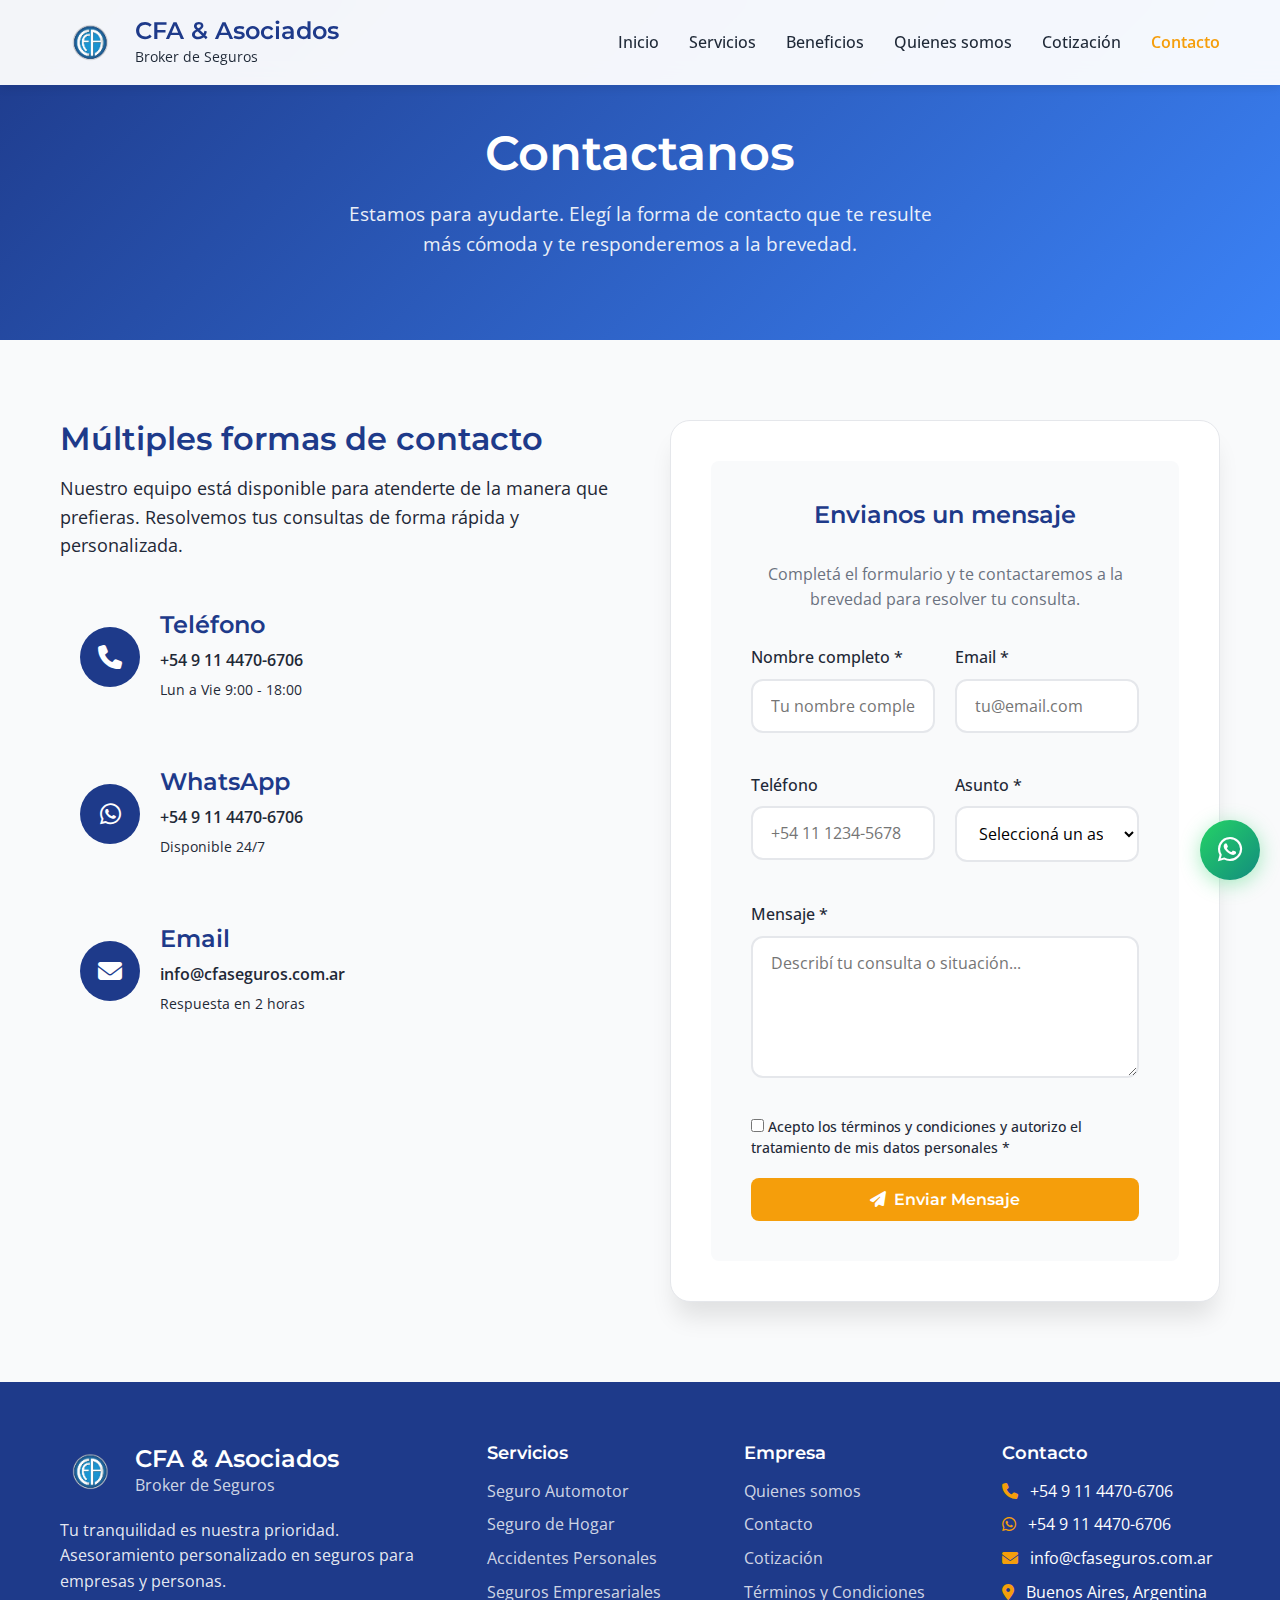
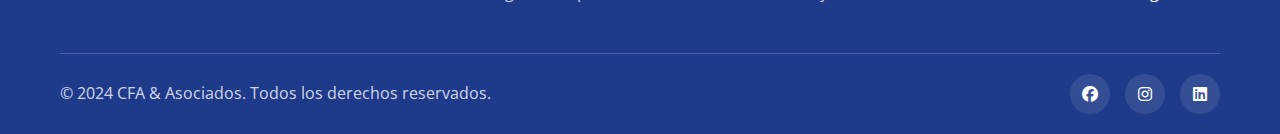
<file: contacto.html>
<!DOCTYPE html>
<html lang="es">
<head>
    <meta charset="UTF-8">
    <meta name="viewport" content="width=device-width, initial-scale=1.0">
    <meta name="description" content="Contacto - CFA & Asociados. Broker de Seguros en Argentina. Múltiples formas de contacto: teléfono, WhatsApp, email y oficina.">
    <meta name="keywords" content="contacto seguros, broker seguros argentina, teléfono seguros, whatsapp seguros">
    <title>Contacto - CFA & Asociados</title>
    
    <!-- Google Fonts -->
    <link rel="preconnect" href="https://fonts.googleapis.com">
    <link rel="preconnect" href="https://fonts.gstatic.com" crossorigin>
    <link href="https://fonts.googleapis.com/css2?family=Montserrat:wght@400;600;700&family=Open+Sans:wght@300;400;600&display=swap" rel="stylesheet">
    
    <!-- Font Awesome para íconos -->
    <link rel="stylesheet" href="https://cdnjs.cloudflare.com/ajax/libs/font-awesome/6.4.0/css/all.min.css">
    
    <!-- Favicon -->
    <link rel="icon" type="image/png" href="logocfa.png">
    <link rel="shortcut icon" type="image/png" href="logocfa.png">
    <link rel="apple-touch-icon" href="logocfa.png">
    
    <!-- CSS -->
    <link rel="stylesheet" href="styles.css">
</head>
<body>
    <!-- Header -->
    <header class="header">
        <nav class="nav">
            <div class="nav-container">
                <div class="nav-logo">
                    <a href="index.html" class="logo-link">
                        <img src="logocfa.png" alt="CFA & Asociados Logo" class="logo-image">
                        <div class="logo-text-container">
                            <h1 class="logo-title">CFA & Asociados</h1>
                            <p class="logo-subtitle">Broker de Seguros</p>
                        </div>
                    </a>
                </div>
                
                <div class="nav-menu" id="nav-menu">
                    <ul class="nav-list">
                        <li class="nav-item"><a href="index.html" class="nav-link">Inicio</a></li>
                        <li class="nav-item"><a href="index.html#servicios" class="nav-link">Servicios</a></li>
                        <li class="nav-item"><a href="index.html#beneficios" class="nav-link">Beneficios</a></li>
                        <li class="nav-item"><a href="quienes-somos.html" class="nav-link">Quienes somos</a></li>
                        <li class="nav-item"><a href="index.html#cotizacion" class="nav-link">Cotización</a></li>
                        <li class="nav-item"><a href="contacto.html" class="nav-link active">Contacto</a></li>
                    </ul>
                </div>
                
                <div class="nav-toggle" id="nav-toggle">
                    <span class="bar"></span>
                    <span class="bar"></span>
                    <span class="bar"></span>
                </div>
            </div>
        </nav>
    </header>

    <!-- Hero Section -->
    <section class="contacto-hero">
        <div class="container">
            <div class="contacto-hero-content">
                <h1 class="contacto-hero-title">Contactanos</h1>
                <p class="contacto-hero-subtitle" style="color: var(--blanco);">Estamos para ayudarte. Elegí la forma de contacto que te resulte más cómoda y te responderemos a la brevedad.</p>
            </div>
        </div>
    </section>

    <!-- Contacto Section -->
    <section class="contacto-page">
        <div class="container">
            <div class="contacto-content">
                <div class="contacto-info">
                    <h2 class="section-title">Múltiples formas de contacto</h2>
                    <p class="contacto-subtitle">Nuestro equipo está disponible para atenderte de la manera que prefieras. Resolvemos tus consultas de forma rápida y personalizada.</p>
                    
                    <div class="contacto-methods">
                        <div class="contact-method">
                            <div class="contact-icon">
                                <i class="fas fa-phone"></i>
                            </div>
                            <div class="contact-details">
                                <h3>Teléfono</h3>
                                <p>+54 9 11 4470-6706</p>
                                <span>Lun a Vie 9:00 - 18:00</span>
                            </div>
                        </div>
                        
                        <div class="contact-method">
                            <div class="contact-icon">
                                <i class="fab fa-whatsapp"></i>
                            </div>
                            <div class="contact-details">
                                <h3>WhatsApp</h3>
                                <p>+54 9 11 4470-6706</p>
                                <span>Disponible 24/7</span>
                            </div>
                        </div>
                        
                        <div class="contact-method">
                            <div class="contact-icon">
                                <i class="fas fa-envelope"></i>
                            </div>
                            <div class="contact-details">
                                <h3>Email</h3>
                                <p>info@cfaseguros.com.ar</p>
                                <span>Respuesta en 2 horas</span>
                            </div>
                        </div>
                    </div>

                </div>
                
                <div class="contacto-form-container">
                    <div class="contacto-form">
                        <h3>Envianos un mensaje</h3>
                        <p class="form-description">Completá el formulario y te contactaremos a la brevedad para resolver tu consulta.</p>
                        
                        <form id="contacto-form" action="contact.php" method="POST">
                            <!-- Anti-spam -->
                            <div class="honeypot" aria-hidden="true">
                                <label>Dejar en blanco</label>
                                <input type="text" name="website" tabindex="-1" autocomplete="off">
                                <input type="text" name="url" tabindex="-1" autocomplete="off">
                                <input type="text" name="link" tabindex="-1" autocomplete="off">
                            </div>
                            <input type="hidden" name="fp_timestamp" value="">
                            <div class="form-row">
                                <div class="form-group">
                                    <label for="contact-nombre">Nombre completo *</label>
                                    <input type="text" id="contact-nombre" name="nombre" placeholder="Tu nombre completo" required>
                                </div>
                                <div class="form-group">
                                    <label for="contact-email">Email *</label>
                                    <input type="email" id="contact-email" name="email" placeholder="tu@email.com" required>
                                </div>
                            </div>
                            
                            <div class="form-row">
                                <div class="form-group">
                                    <label for="contact-telefono">Teléfono</label>
                                    <input type="tel" id="contact-telefono" name="telefono" placeholder="+54 11 1234-5678">
                                </div>
                                <div class="form-group">
                                    <label for="contact-asunto">Asunto *</label>
                                    <select id="contact-asunto" name="asunto" required>
                                        <option value="">Seleccioná un asunto</option>
                                        <option value="cotizacion">Solicitar Cotización</option>
                                        <option value="siniestro">Reportar Siniestro</option>
                                        <option value="consulta">Consulta General</option>
                                        <option value="reclamo">Reclamo</option>
                                        <option value="otro">Otro</option>
                                    </select>
                                </div>
                            </div>
                            
                            <div class="form-group">
                                <label for="contact-mensaje">Mensaje *</label>
                                <textarea id="contact-mensaje" name="mensaje" rows="5" placeholder="Describí tu consulta o situación..." required></textarea>
                            </div>
                            
                            <div class="form-group checkbox-group">
                                <label class="checkbox-label">
                                    <input type="checkbox" id="acepto-contacto" name="acepto-contacto" required>
                                    
                                    Acepto los términos y condiciones y autorizo el tratamiento de mis datos personales *
                                </label>
                            </div>
                            
                            <button type="submit" class="btn btn-primary btn-full">
                                <i class="fas fa-paper-plane"></i>
                                Enviar Mensaje
                            </button>
                        </form>
                    </div>
                </div>
            </div>
        </div>
    </section>

    <!-- Mapa Section 
    <section class="mapa-section">
        <div class="container">
            <h2 class="section-title">Nuestra Ubicación</h2>
                <div class="mapa-container">
                    <div class="mapa-placeholder">
                        <i class="fas fa-map-marker-alt"></i>
                        <h3>Buenos Aires, Argentina</h3>
                        <p>Contactanos para conocer nuestra ubicación exacta<br>
                        Te brindamos indicaciones personalizadas</p>
                        <a href="contacto.html" class="btn btn-secondary">
                            <i class="fas fa-phone"></i>
                            Consultar Dirección
                        </a>
                    </div>
                </div>
        </div>
    </section>
-->
    <!-- Botón flotante de WhatsApp -->
    <div class="whatsapp-float">
        <a href="https://wa.me/5491144706706" target="_blank" class="whatsapp-btn" aria-label="Contactar por WhatsApp">
            <i class="fab fa-whatsapp"></i>
            <span class="whatsapp-tooltip">¡Escribinos por WhatsApp!</span>
        </a>
    </div>

    <!-- Footer -->
    <footer class="footer">
        <div class="container">
            <div class="footer-content">
                <div class="footer-brand">
                    <div class="footer-logo">
                        <img src="logocfa.png" alt="CFA & Asociados Logo" class="logo-image">
                        <div class="logo-text-container">
                            <h3>CFA & Asociados</h3>
                            <p>Broker de Seguros</p>
                        </div>
                    </div>
                    <p class="footer-description">Tu tranquilidad es nuestra prioridad. Asesoramiento personalizado en seguros para empresas y personas.</p>
                </div>
                
                <div class="footer-links">
                    <div class="footer-section">
                        <h4>Servicios</h4>
                        <ul>
                            <li><a href="index.html#servicios">Seguro Automotor</a></li>
                            <li><a href="index.html#servicios">Seguro de Hogar</a></li>
                            <li><a href="index.html#servicios">Accidentes Personales</a></li>
                            <li><a href="index.html#servicios">Seguros Empresariales</a></li>
                        </ul>
                    </div>
                    
                    <div class="footer-section">
                        <h4>Empresa</h4>
                        <ul>
                            <li><a href="quienes-somos.html">Quienes somos</a></li>
                            <li><a href="contacto.html">Contacto</a></li>
                            <li><a href="index.html#cotizacion">Cotización</a></li>
                            <li><a href="#">Términos y Condiciones</a></li>
                        </ul>
                    </div>
                    
                    <div class="footer-section">
                        <h4>Contacto</h4>
                        <ul>
                            <li><i class="fas fa-phone"></i> +54 9 11 4470-6706</li>
                            <li><i class="fab fa-whatsapp"></i> +54 9 11 4470-6706</li>
                            <li><i class="fas fa-envelope"></i> info@cfaseguros.com.ar</li>
                            <li><i class="fas fa-map-marker-alt"></i> Buenos Aires, Argentina</li>
                        </ul>
                    </div>
                </div>
            </div>
            
            <div class="footer-bottom">
                <p>&copy; 2024 CFA & Asociados. Todos los derechos reservados.</p>
                <div class="footer-social">
                    <a href="#" class="social-link"><i class="fab fa-facebook"></i></a>
                    <a href="#" class="social-link"><i class="fab fa-instagram"></i></a>
                    <a href="#" class="social-link"><i class="fab fa-linkedin"></i></a>
                </div>
            </div>
        </div>
    </footer>

    <!-- JavaScript -->
    <script src="script.js"></script>
</body>
</html>
</file>
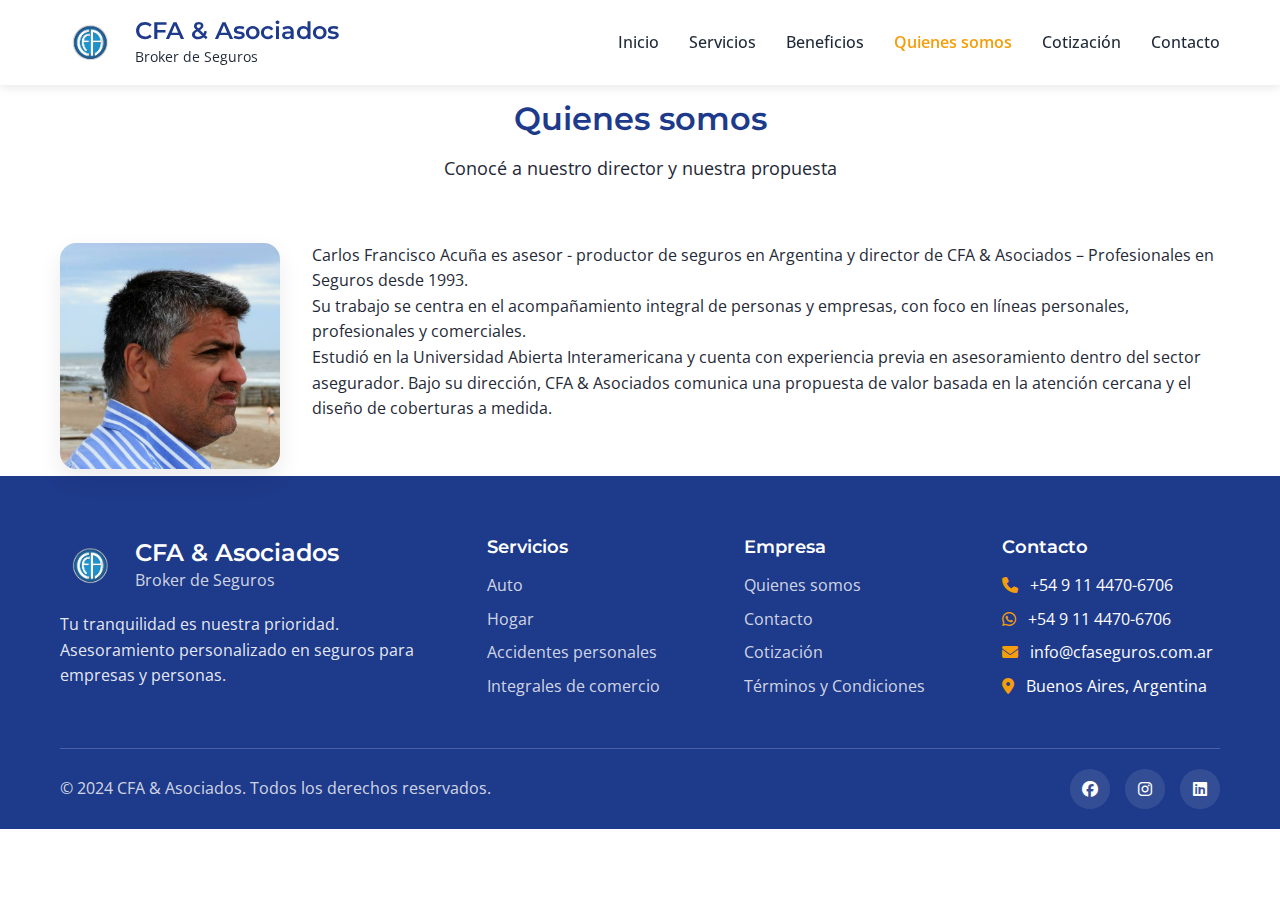
<file: quienes-somos.html>
<!DOCTYPE html>
<html lang="es">
<head>
    <meta charset="UTF-8">
    <meta name="viewport" content="width=device-width, initial-scale=1.0">
    <meta name="description" content="Quienes somos - CFA & Asociados. Conocé a nuestro director y nuestra propuesta de valor.">
    <title>Quienes somos - CFA & Asociados</title>

    <link rel="preconnect" href="https://fonts.googleapis.com">
    <link rel="preconnect" href="https://fonts.gstatic.com" crossorigin>
    <link href="https://fonts.googleapis.com/css2?family=Montserrat:wght@400;600;700&family=Open+Sans:wght@300;400;600&display=swap" rel="stylesheet">
    <link rel="stylesheet" href="https://cdnjs.cloudflare.com/ajax/libs/font-awesome/6.4.0/css/all.min.css">

    <link rel="icon" type="image/png" href="logocfa.png">
    <link rel="shortcut icon" type="image/png" href="logocfa.png">
    <link rel="apple-touch-icon" href="logocfa.png">

    <link rel="stylesheet" href="styles.css">
</head>
<body>
    <header class="header">
        <nav class="nav">
            <div class="nav-container">
                <div class="nav-logo">
                    <a href="index.html" class="logo-link">
                        <img src="logocfa.png" alt="CFA & Asociados Logo" class="logo-image">
                        <div class="logo-text-container">
                            <h1 class="logo-title">CFA & Asociados</h1>
                            <p class="logo-subtitle">Broker de Seguros</p>
                        </div>
                    </a>
                </div>
                <div class="nav-menu" id="nav-menu">
                    <ul class="nav-list">
                        <li class="nav-item"><a href="index.html" class="nav-link">Inicio</a></li>
                        <li class="nav-item"><a href="index.html#servicios" class="nav-link">Servicios</a></li>
                        <li class="nav-item"><a href="index.html#beneficios" class="nav-link">Beneficios</a></li>
                        <li class="nav-item"><a href="quienes-somos.html" class="nav-link active">Quienes somos</a></li>
                        <li class="nav-item"><a href="index.html#cotizacion" class="nav-link">Cotización</a></li>
                        <li class="nav-item"><a href="contacto.html" class="nav-link">Contacto</a></li>
                    </ul>
                </div>
                <div class="nav-toggle" id="nav-toggle">
                    <span class="bar"></span>
                    <span class="bar"></span>
                    <span class="bar"></span>
                </div>
            </div>
        </nav>
    </header>

    <main style="padding-top: 100px;">
        <section class="about">
            <div class="container">
                <div class="section-header">
                    <h2 class="section-title">Quienes somos</h2>
                    <p class="section-subtitle">Conocé a nuestro director y nuestra propuesta</p>
                </div>

                <div class="about-content" style="display:flex; gap:32px; align-items:flex-start; flex-wrap:wrap;">
                    <div class="about-image" style="flex:0 0 220px; max-width:220px;">
                        <img src="./images/perfil-cfa.jpg" alt="Foto de perfil - Carlos Francisco Acuña" style="width:100%; height:auto; border-radius:16px; object-fit:cover; box-shadow: 0 10px 25px rgba(0,0,0,0.08);">
                    </div>
                    <div class="about-text" style="flex:1 1 300px;">
                        <p>
                            Carlos Francisco Acuña es asesor - productor de seguros en Argentina y director de CFA & Asociados – Profesionales en Seguros desde 1993. 
                            <br>Su trabajo se centra en el acompañamiento integral de personas y empresas, con foco en líneas personales, profesionales y comerciales. 
                            <br>Estudió en la Universidad Abierta Interamericana y cuenta con experiencia previa en asesoramiento dentro del sector asegurador. Bajo su dirección, CFA & Asociados comunica una propuesta de valor basada en la atención cercana y el diseño de coberturas a medida.
                        </p>
                    </div>
                </div>
            </div>
        </section>
    </main>

    <footer class="footer">
        <div class="container">
            <div class="footer-content">
                <div class="footer-brand">
                    <div class="footer-logo">
                        <img src="logocfa.png" alt="CFA & Asociados Logo" class="logo-image">
                        <div class="logo-text-container">
                            <h3>CFA & Asociados</h3>
                            <p>Broker de Seguros</p>
                        </div>
                    </div>
                    <p class="footer-description">Tu tranquilidad es nuestra prioridad. Asesoramiento personalizado en seguros para empresas y personas.</p>
                </div>

                <div class="footer-links">
                    <div class="footer-section">
                        <h4>Servicios</h4>
                        <ul>
                            <li><a href="index.html#servicios">Auto</a></li>
                            <li><a href="index.html#servicios">Hogar</a></li>
                            <li><a href="index.html#servicios">Accidentes personales</a></li>
                            <li><a href="index.html#servicios">Integrales de comercio</a></li>
                        </ul>
                    </div>

                    <div class="footer-section">
                        <h4>Empresa</h4>
                        <ul>
                            <li><a href="quienes-somos.html">Quienes somos</a></li>
                            <li><a href="contacto.html">Contacto</a></li>
                            <li><a href="index.html#cotizacion">Cotización</a></li>
                            <li><a href="#">Términos y Condiciones</a></li>
                        </ul>
                    </div>

                    <div class="footer-section">
                        <h4>Contacto</h4>
                        <ul>
                            <li><i class="fas fa-phone"></i> +54 9 11 4470-6706</li>
                            <li><i class="fab fa-whatsapp"></i> +54 9 11 4470-6706</li>
                            <li><i class="fas fa-envelope"></i> info@cfaseguros.com.ar</li>
                            <li><i class="fas fa-map-marker-alt"></i> Buenos Aires, Argentina</li>
                        </ul>
                    </div>
                </div>
            </div>

            <div class="footer-bottom">
                <p>&copy; 2024 CFA & Asociados. Todos los derechos reservados.</p>
                <div class="footer-social">
                    <a href="#" class="social-link"><i class="fab fa-facebook"></i></a>
                    <a href="#" class="social-link"><i class="fab fa-instagram"></i></a>
                    <a href="#" class="social-link"><i class="fab fa-linkedin"></i></a>
                </div>
            </div>
        </div>
    </footer>

    <script src="script.js"></script>
</body>
</html>
</file>
<file: styles.css>
/* Reset y variables CSS */
* {
    margin: 0;
    padding: 0;
    box-sizing: border-box;
}

:root {
    /* Paleta de colores CFA - Inspirada en agsegurosweb.com */
    --azul-principal: #1e3a8a;
    --azul-secundario: #3b82f6;
    --azul-claro: #dbeafe;
    --gris-oscuro: #1f2937;
    --gris-medio: #6b7280;
    --gris-claro: #f9fafb;
    --gris-borde: #e5e7eb;
    --acento-naranja: #f59e0b;
    --acento-verde: #10b981;
    --blanco: #ffffff;
    --negro: #000000;
    
    /* Tipografías */
    --font-titulo: 'Montserrat', sans-serif;
    --font-texto: 'Open Sans', sans-serif;
    
    /* Espaciados */
    --container-max-width: 1200px;
    --section-padding: 80px 0;
    --border-radius: 8px;
    --transition: all 0.3s ease;
    
    /* Sombras */
    --shadow-light: 0 2px 10px rgba(0, 0, 0, 0.1);
    --shadow-medium: 0 4px 20px rgba(0, 0, 0, 0.15);
    --shadow-heavy: 0 8px 30px rgba(0, 0, 0, 0.2);
}

/* Base styles */
html {
    scroll-behavior: smooth;
}

body {
    font-family: var(--font-texto);
    line-height: 1.6;
    color: var(--gris-oscuro);
    background-color: var(--blanco);
}

.container {
    max-width: var(--container-max-width);
    margin: 0 auto;
    padding: 0 20px;
}

/* Tipografía */
h1, h2, h3, h4, h5, h6 {
    font-family: var(--font-titulo);
    font-weight: 600;
    line-height: 1.2;
    margin-bottom: 1rem;
}

h1 { font-size: 2.5rem; }
h2 { font-size: 2rem; }
h3 { font-size: 1.5rem; }
h4 { font-size: 1.25rem; }

p {
    margin-bottom: 1rem;
    color: var(--gris-oscuro);
}

/* Botones */
.btn {
    display: inline-flex;
    align-items: center;
    gap: 8px;
    padding: 12px 24px;
    border: none;
    border-radius: var(--border-radius);
    font-family: var(--font-titulo);
    font-weight: 600;
    text-decoration: none;
    cursor: pointer;
    transition: var(--transition);
    font-size: 1rem;
}

.btn-primary {
    background-color: var(--acento-naranja);
    color: var(--blanco);
}

.btn-primary:hover {
    background-color: #e6941a;
    transform: translateY(-2px);
    box-shadow: var(--shadow-medium);
}

.btn-secondary {
    background-color: transparent;
    color: var(--azul-principal);
    border: 2px solid var(--azul-principal);
}

.btn-secondary:hover {
    background-color: var(--azul-principal);
    color: var(--blanco);
    transform: translateY(-2px);
}

.btn-white {
    background-color: var(--blanco);
    color: var(--azul-principal);
    border: 2px solid var(--blanco);
}

.btn-white:hover {
    background-color: transparent;
    color: var(--blanco);
    border-color: var(--blanco);
    transform: translateY(-2px);
    box-shadow: var(--shadow-medium);
}

/* Header */
.header {
    position: fixed;
    top: 0;
    left: 0;
    width: 100%;
    background-color: rgba(255, 255, 255, 0.95);
    backdrop-filter: blur(10px);
    z-index: 1000;
    box-shadow: var(--shadow-light);
    transition: var(--transition);
}

.nav-container {
    max-width: var(--container-max-width);
    margin: 0 auto;
    padding: 0 20px;
    display: flex;
    justify-content: space-between;
    align-items: center;
    height: 85px;
}

.nav-logo {
    display: flex;
    align-items: center;
    gap: 15px;
}

.logo-circle {
    width: 50px;
    height: 50px;
    background-color: var(--azul-principal);
    border-radius: 50%;
    display: flex;
    align-items: center;
    justify-content: center;
    color: var(--blanco);
    font-family: var(--font-titulo);
    font-weight: 700;
    font-size: 1.2rem;
}

.logo-title {
    font-size: 1.5rem;
    color: var(--azul-principal);
    margin: 0;
}

.logo-subtitle {
    font-size: 0.9rem;
    color: var(--gris-oscuro);
    margin: 0;
    font-weight: 400;
}

.nav-menu {
    display: flex;
}

.nav-list {
    display: flex;
    list-style: none;
    gap: 30px;
    margin: 0;
}

.nav-link {
    text-decoration: none;
    color: var(--gris-oscuro);
    font-weight: 500;
    transition: var(--transition);
    position: relative;
}

.nav-link:hover {
    color: var(--azul-principal);
}

.nav-link::after {
    content: '';
    position: absolute;
    bottom: -5px;
    left: 0;
    width: 0;
    height: 2px;
    background-color: var(--acento-naranja);
    transition: var(--transition);
}

.nav-link:hover::after {
    width: 100%;
}

.nav-toggle {
    display: none;
    flex-direction: column;
    cursor: pointer;
    gap: 4px;
}

.bar {
    width: 25px;
    height: 3px;
    background-color: var(--azul-principal);
    transition: var(--transition);
}

/* Hero Section */
.hero {
    padding: 145px 0 100px;
    background: linear-gradient(135deg, var(--azul-principal) 0%, var(--azul-secundario) 100%);
    color: var(--blanco);
    overflow: hidden;
    position: relative;
    min-height: 100vh;
    display: flex;
    align-items: center;
}

.hero::before {
    content: '';
    position: absolute;
    top: 0;
    left: 0;
    right: 0;
    bottom: 0;
    background: url('data:image/svg+xml,<svg xmlns="http://www.w3.org/2000/svg" viewBox="0 0 100 100"><defs><pattern id="grain" width="100" height="100" patternUnits="userSpaceOnUse"><circle cx="25" cy="25" r="1" fill="white" opacity="0.1"/><circle cx="75" cy="75" r="1" fill="white" opacity="0.1"/><circle cx="50" cy="10" r="0.5" fill="white" opacity="0.1"/><circle cx="10" cy="60" r="0.5" fill="white" opacity="0.1"/><circle cx="90" cy="40" r="0.5" fill="white" opacity="0.1"/></pattern></defs><rect width="100" height="100" fill="url(%23grain)"/></svg>');
    opacity: 0.2;
}

.hero::after {
    content: '';
    position: absolute;
    top: 0;
    left: 0;
    right: 0;
    bottom: 0;
    background: radial-gradient(circle at 30% 20%, rgba(255, 255, 255, 0.1) 0%, transparent 50%),
                radial-gradient(circle at 70% 80%, rgba(255, 255, 255, 0.1) 0%, transparent 50%);
}

.hero-container {
    max-width: var(--container-max-width);
    margin: 0 auto;
    padding: 0 20px;
    display: grid;
    grid-template-columns: 1fr 1fr;
    gap: 80px;
    align-items: center;
    position: relative;
    z-index: 1;
    width: 100%;
}

.hero-title {
    font-size: 3rem;
    margin-bottom: 1.5rem;
    color: var(--blanco);
}

.hero-subtitle {
    font-size: 1.2rem;
    margin-bottom: 2rem;
    opacity: 0.9;
    line-height: 1.6;
}

.hero-buttons {
    display: flex;
    gap: 20px;
    flex-wrap: wrap;
}

.hero-image {
    display: flex;
    justify-content: center;
    align-items: center;
}

.hero-graphic {
    position: relative;
    width: 300px;
    height: 300px;
}

.shield-icon {
    position: absolute;
    top: 50%;
    left: 50%;
    transform: translate(-50%, -50%);
    font-size: 120px;
    color: rgba(255, 255, 255, 0.8);
    animation: pulse 2s infinite;
}

@keyframes pulse {
    0%, 100% { transform: translate(-50%, -50%) scale(1); }
    50% { transform: translate(-50%, -50%) scale(1.1); }
}

.floating-elements {
    position: absolute;
    top: 0;
    left: 0;
    width: 100%;
    height: 100%;
}

.element {
    position: absolute;
    width: 60px;
    height: 60px;
    background-color: rgba(255, 255, 255, 0.2);
    border-radius: 50%;
    display: flex;
    align-items: center;
    justify-content: center;
    font-size: 24px;
    color: var(--blanco);
    animation: float 6s ease-in-out infinite;
}

.element-1 {
    top: 10%;
    left: 10%;
    animation-delay: 0s;
}

.element-2 {
    top: 10%;
    right: 10%;
    animation-delay: 1.5s;
}

.element-3 {
    bottom: 10%;
    left: 10%;
    animation-delay: 3s;
}

.element-4 {
    bottom: 10%;
    right: 10%;
    animation-delay: 4.5s;
}

@keyframes float {
    0%, 100% { transform: translateY(0px); }
    50% { transform: translateY(-20px); }
}

/* Secciones generales */
.section-header {
    text-align: center;
    margin-bottom: 60px;
    scroll-margin-top: 100px;
}

.section-title {
    color: var(--azul-principal);
    margin-bottom: 1rem;
}

.section-subtitle {
    font-size: 1.1rem;
    color: var(--gris-oscuro);
    max-width: 600px;
    margin: 0 auto;
}

/* Servicios Section */
.servicios {
    padding: 140px 0 80px;
    background-color: var(--gris-claro);
    position: relative;
}

.servicios-grid {
    display: grid;
    grid-template-columns: repeat(auto-fit, minmax(280px, 1fr));
    gap: 30px;
    max-width: 1400px;
    margin: 0 auto;
}

.servicio-card {
    background-color: var(--blanco);
    padding: 40px 30px;
    border-radius: 16px;
    box-shadow: 0 4px 6px -1px rgba(0, 0, 0, 0.1), 0 2px 4px -1px rgba(0, 0, 0, 0.06);
    transition: all 0.3s ease;
    text-align: center;
    border: 1px solid var(--gris-borde);
    position: relative;
    overflow: hidden;
}

.servicio-card::before {
    content: '';
    position: absolute;
    top: 0;
    left: 0;
    right: 0;
    height: 4px;
    background: linear-gradient(90deg, var(--azul-principal), var(--azul-secundario));
    transform: scaleX(0);
    transition: transform 0.3s ease;
}

.servicio-card:hover {
    transform: translateY(-8px);
    box-shadow: 0 20px 25px -5px rgba(0, 0, 0, 0.1), 0 10px 10px -5px rgba(0, 0, 0, 0.04);
    border-color: var(--azul-secundario);
}

.servicio-card:hover::before {
    transform: scaleX(1);
}

.servicio-icon {
    width: 80px;
    height: 80px;
    background: linear-gradient(135deg, var(--azul-principal), var(--azul-secundario));
    border-radius: 20px;
    display: flex;
    align-items: center;
    justify-content: center;
    margin: 0 auto 20px;
    font-size: 32px;
    color: var(--blanco);
    box-shadow: 0 10px 15px -3px rgba(0, 0, 0, 0.1), 0 4px 6px -2px rgba(0, 0, 0, 0.05);
}

.servicio-title {
    color: var(--azul-principal);
    margin-bottom: 1rem;
}

.servicio-description {
    margin-bottom: 1.5rem;
    color: var(--gris-oscuro);
}

.servicio-features {
    list-style: none;
    text-align: left;
}

.servicio-features li {
    display: flex;
    align-items: center;
    gap: 10px;
    margin-bottom: 8px;
    color: var(--gris-oscuro);
}

.servicio-features i {
    color: var(--acento-naranja);
    font-size: 14px;
}

/* Carousel para móvil */
.servicios-carousel {
    display: none;
    width: 100%;
}

.carousel-container {
    overflow: hidden;
    border-radius: 20px;
    position: relative;
    box-shadow: 0 10px 30px rgba(0, 0, 0, 0.1);
}

.carousel-progress {
    position: absolute;
    top: 0;
    left: 0;
    height: 4px;
    background: linear-gradient(90deg, var(--azul-principal), var(--azul-secundario));
    transition: width 0.4s cubic-bezier(0.25, 0.46, 0.45, 0.94);
    z-index: 10;
    border-radius: 20px 0 0 0;
}

.carousel-track {
    display: flex;
    transition: transform 0.4s cubic-bezier(0.25, 0.46, 0.45, 0.94);
    will-change: transform;
}

.carousel-slide {
    min-width: 100%;
    padding: 0 15px;
    box-sizing: border-box;
    transition: transform 0.3s ease;
}

.carousel-slide.active {
    transform: scale(1.02);
}

.carousel-slide .servicio-card {
    transition: all 0.3s ease;
}

.carousel-slide.active .servicio-card {
    box-shadow: 0 15px 35px rgba(30, 58, 138, 0.15);
    transform: translateY(-5px);
}

.carousel-controls {
    display: flex;
    justify-content: space-between;
    align-items: center;
    margin-top: 40px;
    padding: 0 20px;
    position: relative;
}

.carousel-btn {
    width: 56px;
    height: 56px;
    border: none;
    border-radius: 50%;
    background: linear-gradient(135deg, var(--azul-principal), var(--azul-secundario));
    color: var(--blanco);
    display: flex;
    align-items: center;
    justify-content: center;
    cursor: pointer;
    transition: all 0.3s cubic-bezier(0.25, 0.46, 0.45, 0.94);
    font-size: 20px;
    box-shadow: 0 4px 15px rgba(30, 58, 138, 0.3);
    position: relative;
    overflow: hidden;
}

.carousel-btn::before {
    content: '';
    position: absolute;
    top: 0;
    left: -100%;
    width: 100%;
    height: 100%;
    background: linear-gradient(90deg, transparent, rgba(255, 255, 255, 0.2), transparent);
    transition: left 0.5s;
}

.carousel-btn:hover {
    transform: translateY(-2px) scale(1.05);
    box-shadow: 0 8px 25px rgba(30, 58, 138, 0.4);
}

.carousel-btn:hover::before {
    left: 100%;
}

.carousel-btn:active {
    transform: translateY(0) scale(0.98);
}

.carousel-btn:disabled {
    background: var(--gris-medio);
    cursor: not-allowed;
    transform: none;
    box-shadow: 0 2px 8px rgba(0, 0, 0, 0.1);
    opacity: 0.6;
}

.carousel-btn:disabled::before {
    display: none;
}

.carousel-dots {
    display: flex;
    gap: 8px;
    align-items: center;
    flex-wrap: wrap;
    justify-content: center;
    max-width: 100%;
}

.dot {
    width: 10px;
    height: 10px;
    border-radius: 50%;
    background-color: var(--gris-borde);
    cursor: pointer;
    transition: all 0.3s cubic-bezier(0.25, 0.46, 0.45, 0.94);
    position: relative;
    border: 2px solid transparent;
    flex-shrink: 0;
}

.dot::before {
    content: '';
    position: absolute;
    top: 50%;
    left: 50%;
    width: 4px;
    height: 4px;
    border-radius: 50%;
    background-color: var(--gris-medio);
    transform: translate(-50%, -50%);
    transition: all 0.3s ease;
}

.dot:hover {
    transform: scale(1.1);
    background-color: var(--azul-claro);
}

.dot:hover::before {
    background-color: var(--azul-secundario);
}

.dot.active {
    background-color: var(--azul-claro);
    border-color: var(--azul-principal);
    transform: scale(1.2);
}

.dot.active::before {
    background-color: var(--azul-principal);
    width: 6px;
    height: 6px;
}

/* Beneficios Section */
.beneficios {
    padding: var(--section-padding);
}

.beneficios-content {
    display: grid;
    grid-template-columns: 2fr 1fr;
    gap: 60px;
    align-items: start;
}

.beneficios-intro {
    font-size: 1.1rem;
    margin-bottom: 2rem;
    color: var(--gris-oscuro);
}

.beneficios-list {
    display: flex;
    flex-direction: column;
    gap: 30px;
}

.beneficio-item {
    display: flex;
    gap: 20px;
    align-items: flex-start;
}

.beneficio-icon {
    width: 60px;
    height: 60px;
    background-color: var(--azul-secundario);
    border-radius: 50%;
    display: flex;
    align-items: center;
    justify-content: center;
    font-size: 24px;
    color: var(--azul-principal);
    flex-shrink: 0;
}

.beneficio-content h3 {
    color: var(--azul-principal);
    margin-bottom: 0.5rem;
}

.beneficios-stats {
    display: grid;
    grid-template-columns: 1fr 1fr;
    gap: 30px;
}

.stat-item {
    text-align: center;
    padding: 30px 20px;
    background-color: var(--gris-claro);
    border-radius: var(--border-radius);
}

.stat-number {
    font-size: 2.5rem;
    font-weight: 700;
    color: var(--acento-naranja);
    font-family: var(--font-titulo);
    margin-bottom: 0.5rem;
}

.stat-label {
    color: var(--gris-oscuro);
    font-weight: 500;
}

/* Cotización Section */
.cotizacion {
    padding: var(--section-padding);
    background-color: var(--gris-claro);
}

.cotizacion-content {
    display: grid;
    grid-template-columns: 1fr 1fr;
    gap: 60px;
    align-items: start;
}

.cotizacion-subtitle {
    font-size: 1.1rem;
    margin-bottom: 2rem;
    color: var(--gris-oscuro);
}

.cotizacion-benefits {
    display: flex;
    flex-direction: column;
    gap: 15px;
}

.benefit-item {
    display: flex;
    align-items: center;
    gap: 12px;
    color: var(--gris-oscuro);
}

.benefit-item i {
    color: var(--acento-naranja);
    font-size: 18px;
}

/* Formulario */
.cotizacion-form {
    background-color: var(--blanco);
    padding: 40px;
    border-radius: 20px;
    box-shadow: 0 20px 25px -5px rgba(0, 0, 0, 0.1), 0 10px 10px -5px rgba(0, 0, 0, 0.04);
    border: 1px solid var(--gris-borde);
}

.form-step {
    display: none;
}

.form-step.active {
    display: block;
}

.form-step-title {
    color: var(--azul-principal);
    margin-bottom: 2rem;
    text-align: center;
}

.form-row {
    display: grid;
    grid-template-columns: 1fr 1fr;
    gap: 20px;
    margin-bottom: 20px;
}

.form-group {
    margin-bottom: 20px;
}

.form-group label {
    display: block;
    margin-bottom: 8px;
    font-weight: 500;
    color: var(--gris-oscuro);
}

.form-group input,
.form-group select,
.form-group textarea {
    width: 100%;
    padding: 14px 18px;
    border: 2px solid var(--gris-borde);
    border-radius: 12px;
    font-family: var(--font-texto);
    font-size: 1rem;
    transition: all 0.3s ease;
    background-color: var(--blanco);
}

.form-group input:focus,
.form-group select:focus,
.form-group textarea:focus {
    outline: none;
    border-color: var(--azul-secundario);
    box-shadow: 0 0 0 4px rgba(59, 130, 246, 0.1);
    transform: translateY(-1px);
}

.checkbox-group {
    margin-top: 2rem;
}

.checkbox-label {
    display: flex;
    align-items: flex-start;
    gap: 12px;
    cursor: pointer;
    font-size: 0.9rem;
    line-height: 1.4;
}

.checkbox-label input[type="checkbox"] {
    width: auto;
    margin: 0;
}

.checkmark {
    width: 20px;
    height: 20px;
    border: 2px solid var(--gris-medio);
    border-radius: 4px;
    display: flex;
    align-items: center;
    justify-content: center;
    transition: var(--transition);
    flex-shrink: 0;
    margin-top: 2px;
}

.checkbox-label input[type="checkbox"]:checked + .checkmark {
    background-color: var(--azul-principal);
    border-color: var(--azul-principal);
}

.checkbox-label input[type="checkbox"]:checked + .checkmark::after {
    content: '✓';
    color: var(--blanco);
    font-size: 12px;
    font-weight: bold;
}

.form-navigation {
    display: flex;
    justify-content: space-between;
    align-items: center;
    margin-top: 2rem;
    padding-top: 2rem;
    border-top: 1px solid var(--gris-medio);
}

/* Contacto Section */
.contacto {
    padding: var(--section-padding);
}

.contacto-content {
    display: grid;
    grid-template-columns: 1fr 1fr;
    gap: 60px;
}

.contacto-subtitle {
    font-size: 1.1rem;
    margin-bottom: 2rem;
    color: var(--gris-oscuro);
}

.contacto-methods {
    display: flex;
    flex-direction: column;
    gap: 25px;
}

.contact-method {
    display: flex;
    align-items: center;
    gap: 20px;
    padding: 20px;
    background-color: var(--gris-claro);
    border-radius: var(--border-radius);
    transition: var(--transition);
}

.contact-method:hover {
    background-color: var(--azul-secundario);
    color: var(--blanco);
}

.contact-icon {
    width: 60px;
    height: 60px;
    background-color: var(--azul-principal);
    border-radius: 50%;
    display: flex;
    align-items: center;
    justify-content: center;
    font-size: 24px;
    color: var(--blanco);
    flex-shrink: 0;
}

.contact-details h3 {
    color: var(--azul-principal);
    margin-bottom: 0.5rem;
}

.contact-details p {
    font-weight: 600;
    margin-bottom: 0.25rem;
}

.contact-details span {
    font-size: 0.9rem;
    color: var(--gris-oscuro);
}

.contacto-form {
    background-color: var(--gris-claro);
    padding: 40px;
    border-radius: var(--border-radius);
}

.contacto-form h3 {
    color: var(--azul-principal);
    margin-bottom: 2rem;
    text-align: center;
}

/* Footer */
.footer {
    background-color: var(--azul-principal);
    color: var(--blanco);
    padding: 60px 0 20px;
}

.footer-content {
    display: grid;
    grid-template-columns: 1fr 2fr;
    gap: 60px;
    margin-bottom: 40px;
}

.footer-logo {
    display: flex;
    align-items: center;
    gap: 15px;
    margin-bottom: 1rem;
}

.footer-logo .logo-circle {
    background-color: var(--blanco);
    color: var(--azul-principal);
}

.footer-logo h3 {
    color: var(--blanco);
    margin: 0;
}

.footer-logo p {
    color: rgba(255, 255, 255, 0.8);
    margin: 0;
}

.footer-description {
    color: rgba(255, 255, 255, 0.9);
    line-height: 1.6;
}

.footer-links {
    display: grid;
    grid-template-columns: repeat(3, 1fr);
    gap: 40px;
}

.footer-section h4 {
    color: var(--blanco);
    margin-bottom: 1rem;
    font-size: 1.1rem;
}

.footer-section ul {
    list-style: none;
}

.footer-section ul li {
    margin-bottom: 8px;
}

.footer-section ul li a {
    color: rgba(255, 255, 255, 0.8);
    text-decoration: none;
    transition: var(--transition);
}

.footer-section ul li a:hover {
    color: var(--acento-naranja);
}

.footer-section ul li i {
    margin-right: 8px;
    color: var(--acento-naranja);
}

.footer-bottom {
    display: flex;
    justify-content: space-between;
    align-items: center;
    padding-top: 20px;
    border-top: 1px solid rgba(255, 255, 255, 0.2);
}

.footer-bottom p {
    color: rgba(255, 255, 255, 0.8);
    margin: 0;
}

.footer-social {
    display: flex;
    gap: 15px;
}

.social-link {
    width: 40px;
    height: 40px;
    background-color: rgba(255, 255, 255, 0.1);
    border-radius: 50%;
    display: flex;
    align-items: center;
    justify-content: center;
    color: var(--blanco);
    text-decoration: none;
    transition: var(--transition);
}

.social-link:hover {
    background-color: var(--acento-naranja);
    transform: translateY(-2px);
}

/* Responsive Design */
@media (max-width: 768px) {
    .nav-menu {
        position: fixed;
        top: 85px;
        left: -100%;
        width: 100%;
        height: calc(100vh - 85px);
        background-color: var(--blanco);
        flex-direction: column;
        justify-content: flex-start;
        align-items: center;
        padding-top: 50px;
        transition: var(--transition);
        box-shadow: var(--shadow-medium);
    }
    
    .nav-menu.active {
        left: 0;
    }
    
    .nav-list {
        flex-direction: column;
        gap: 20px;
        text-align: center;
    }
    
    .nav-toggle {
        display: flex;
    }
    
    .nav-toggle.active .bar:nth-child(1) {
        transform: rotate(45deg) translate(5px, 5px);
    }
    
    .nav-toggle.active .bar:nth-child(2) {
        opacity: 0;
    }
    
    .nav-toggle.active .bar:nth-child(3) {
        transform: rotate(-45deg) translate(7px, -6px);
    }
    
    .hero-container {
        grid-template-columns: 1fr;
        gap: 40px;
        text-align: center;
    }
    
    .hero-title {
        font-size: 2.5rem;
    }
    
    .hero-buttons {
        justify-content: center;
    }
    
    .beneficios-content {
        grid-template-columns: 1fr;
        gap: 40px;
    }
    
    .beneficios-stats {
        grid-template-columns: 1fr 1fr;
        gap: 20px;
    }
    
    .cotizacion-content {
        grid-template-columns: 1fr;
        gap: 40px;
    }
    
    .contacto-content {
        grid-template-columns: 1fr;
        gap: 40px;
    }
    
    .footer-content {
        grid-template-columns: 1fr;
        gap: 40px;
    }
    
    .footer-links {
        grid-template-columns: 1fr;
        gap: 30px;
    }
    
    .footer-bottom {
        flex-direction: column;
        gap: 20px;
        text-align: center;
    }
    
    .form-row {
        grid-template-columns: 1fr;
    }
    
    .form-navigation {
        flex-direction: column;
        gap: 15px;
    }
    
    .form-navigation .btn {
        width: 100%;
        justify-content: center;
    }
    
    /* Carousel para móvil */
    .servicios-grid {
        display: none;
    }
    
    .servicios-carousel {
        display: block;
        width: 100%;
        margin-top: 40px;
    }
    
    .carousel-container {
        width: 100%;
        margin: 0 auto;
    }
    
    .carousel-slide {
        padding: 0 15px;
    }
    
    .carousel-controls {
        margin-top: 30px;
        padding: 0 15px;
    }
    
    .servicios-carousel .servicio-card {
        margin: 0;
        width: 100%;
        max-width: none;
    }
    
    /* Forzar visibilidad del carousel en móvil */
    .servicios-carousel {
        display: block !important;
        visibility: visible !important;
        opacity: 1 !important;
    }
}

@media (max-width: 480px) {
    .container {
        padding: 0 15px;
    }
    
    .hero {
        padding: 100px 0 60px;
    }
    
    .hero-title {
        font-size: 2rem;
    }
    
    .section-title {
        font-size: 1.8rem;
    }
    
    .beneficios-stats {
        grid-template-columns: 1fr;
    }
    
    .cotizacion-form {
        padding: 30px 20px;
    }
    
    .contacto-form {
        padding: 30px 20px;
    }
    
    .hero-buttons {
        flex-direction: column;
        align-items: center;
    }
    
    .hero-buttons .btn {
        width: 100%;
        max-width: 300px;
        justify-content: center;
    }
    
    .contacto-extra {
        grid-template-columns: 1fr;
        gap: 20px;
    }
    
    .contacto-hero-title {
        font-size: 2.5rem;
    }
    
    .contacto-form-container {
        padding: 30px 20px;
    }
    
    /* Ajustar botón de WhatsApp en móvil */
    .whatsapp-float {
        bottom: 15px;
        right: 15px;
    }
    
    .whatsapp-btn {
        width: 55px;
        height: 55px;
    }
    
    .whatsapp-btn i {
        font-size: 24px;
    }
    
    .whatsapp-tooltip {
        display: none;
    }
}

/* Animaciones adicionales */
@keyframes fadeInUp {
    from {
        opacity: 0;
        transform: translateY(30px);
    }
    to {
        opacity: 1;
        transform: translateY(0);
    }
}

.fade-in-up {
    animation: fadeInUp 0.6s ease-out;
}

/* Estados de carga y éxito */
.loading {
    opacity: 0.6;
    pointer-events: none;
}

.success-message {
    background-color: #d4edda;
    color: #155724;
    padding: 15px;
    border-radius: var(--border-radius);
    margin-top: 20px;
    border: 1px solid #c3e6cb;
}

.error-message {
    background-color: #f8d7da;
    color: #721c24;
    padding: 15px;
    border-radius: var(--border-radius);
    margin-top: 20px;
    border: 1px solid #f5c6cb;
}

/* Estilos específicos para página de contacto */
.contacto-hero {
    padding: 125px 0 80px;
    background: linear-gradient(135deg, var(--azul-principal) 0%, var(--azul-secundario) 100%);
    color: var(--blanco);
    text-align: center;
}

.contacto-hero-title {
    font-size: 3rem;
    margin-bottom: 1rem;
    color: var(--blanco);
}

.contacto-hero-subtitle {
    font-size: 1.2rem;
    opacity: 0.9;
    max-width: 600px;
    margin: 0 auto;
}

.contacto-page {
    padding: 80px 0;
    background-color: var(--gris-claro);
}

.contacto-extra {
    margin-top: 40px;
    display: grid;
    grid-template-columns: 1fr 1fr;
    gap: 30px;
}

.contacto-card {
    background-color: var(--blanco);
    padding: 30px;
    border-radius: 16px;
    box-shadow: 0 4px 6px -1px rgba(0, 0, 0, 0.1);
    display: flex;
    align-items: flex-start;
    gap: 20px;
    border: 1px solid var(--gris-borde);
}

.contacto-card-icon {
    width: 60px;
    height: 60px;
    background: linear-gradient(135deg, var(--azul-principal), var(--azul-secundario));
    border-radius: 16px;
    display: flex;
    align-items: center;
    justify-content: center;
    font-size: 24px;
    color: var(--blanco);
    flex-shrink: 0;
}

.contacto-card-content h4 {
    color: var(--azul-principal);
    margin-bottom: 0.5rem;
}

.contacto-card-content p {
    color: var(--gris-oscuro);
    line-height: 1.6;
}

.contacto-form-container {
    background-color: var(--blanco);
    padding: 40px;
    border-radius: 20px;
    box-shadow: 0 20px 25px -5px rgba(0, 0, 0, 0.1);
    border: 1px solid var(--gris-borde);
}

.form-description {
    color: var(--gris-medio);
    margin-bottom: 2rem;
    text-align: center;
}

.btn-full {
    width: 100%;
    justify-content: center;
}

.mapa-section {
    padding: 80px 0;
    background-color: var(--blanco);
}

.mapa-container {
    max-width: 800px;
    margin: 0 auto;
}

.mapa-placeholder {
    background-color: var(--gris-claro);
    padding: 60px 40px;
    border-radius: 20px;
    text-align: center;
    border: 2px dashed var(--gris-borde);
}

.mapa-placeholder i {
    font-size: 4rem;
    color: var(--azul-secundario);
    margin-bottom: 1rem;
}

.mapa-placeholder h3 {
    color: var(--azul-principal);
    margin-bottom: 1rem;
}

.mapa-placeholder p {
    color: var(--gris-medio);
    margin-bottom: 2rem;
}

.nav-link.active {
    color: var(--acento-naranja);
    font-weight: 600;
}

.logo-link {
    text-decoration: none;
    display: flex;
    align-items: center;
    gap: 15px;
}

.logo-image {
    width: 60px;
    height: 60px;
    object-fit: contain;
    flex-shrink: 0;
}

/* Botón flotante de WhatsApp */
.whatsapp-float {
    position: fixed;
    bottom: 20px;
    right: 20px;
    z-index: 1000;
}

.whatsapp-btn {
    display: flex;
    align-items: center;
    justify-content: center;
    width: 60px;
    height: 60px;
    background: linear-gradient(135deg, #25D366, #128C7E);
    border-radius: 50%;
    color: white;
    text-decoration: none;
    box-shadow: 0 4px 20px rgba(37, 211, 102, 0.4);
    transition: all 0.3s cubic-bezier(0.25, 0.46, 0.45, 0.94);
    position: relative;
    overflow: hidden;
}

.whatsapp-btn::before {
    content: '';
    position: absolute;
    top: 0;
    left: 0;
    right: 0;
    bottom: 0;
    background: radial-gradient(circle, rgba(255, 255, 255, 0.2) 0%, transparent 70%);
    opacity: 0;
    transition: opacity 0.3s ease;
}

.whatsapp-btn:hover {
    transform: translateY(-3px) scale(1.1);
    box-shadow: 0 8px 30px rgba(37, 211, 102, 0.6);
}

.whatsapp-btn:hover::before {
    opacity: 1;
}

.whatsapp-btn i {
    font-size: 28px;
    z-index: 1;
    position: relative;
}

.whatsapp-tooltip {
    position: absolute;
    right: 70px;
    top: 50%;
    transform: translateY(-50%);
    background: var(--gris-oscuro);
    color: white;
    padding: 8px 12px;
    border-radius: 8px;
    font-size: 14px;
    white-space: nowrap;
    opacity: 0;
    visibility: hidden;
    transition: all 0.3s ease;
    font-family: var(--font-texto);
}

.whatsapp-tooltip::after {
    content: '';
    position: absolute;
    left: 100%;
    top: 50%;
    transform: translateY(-50%);
    border: 6px solid transparent;
    border-left-color: var(--gris-oscuro);
}

.whatsapp-btn:hover .whatsapp-tooltip {
    opacity: 1;
    visibility: visible;
    right: 75px;
}

/* Animación de pulso */
@keyframes whatsapp-pulse {
    0% {
        box-shadow: 0 4px 20px rgba(37, 211, 102, 0.4);
    }
    50% {
        box-shadow: 0 4px 20px rgba(37, 211, 102, 0.4), 0 0 0 10px rgba(37, 211, 102, 0.1);
    }
    100% {
        box-shadow: 0 4px 20px rgba(37, 211, 102, 0.4), 0 0 0 20px rgba(37, 211, 102, 0);
    }
}

.whatsapp-btn {
    animation: whatsapp-pulse 2s infinite;
}

.whatsapp-btn:hover {
    animation: none;
}

/* Scrollbar personalizada */
::-webkit-scrollbar {
    width: 8px;
}

::-webkit-scrollbar-track {
    background: var(--gris-claro);
}

::-webkit-scrollbar-thumb {
    background: var(--azul-principal);
    border-radius: 4px;
}

::-webkit-scrollbar-thumb:hover {
    background: var(--azul-secundario);
}

/* Carrusel de marcas */
.brands {
    padding: 30px 0;
    background: var(--gris-claro);
    border-top: 1px solid var(--gris-borde);
    border-bottom: 1px solid var(--gris-borde);
}

.brands-wrapper {
    overflow: hidden;
    position: relative;
}

.brands-track {
    display: flex;
    gap: 40px;
    align-items: center;
    will-change: transform;
    cursor: grab;
    user-select: none;
}

.brands-track.dragging {
    cursor: grabbing;
    animation-play-state: paused;
}

.brands-track.auto-scroll {
    animation: brands-scroll 30s linear infinite;
}

.brand-item {
    flex: 0 0 auto;
    display: flex;
    align-items: center;
    justify-content: center;
    padding: 15px 20px;
    border: 1px solid var(--gris-borde);
    border-radius: 12px;
    background: #fff;
    box-shadow: 0 2px 8px rgba(0,0,0,0.06);
    transition: all 0.3s ease;
    min-width: 120px;
    height: 80px;
}

.brand-item:hover {
    transform: translateY(-2px);
    box-shadow: 0 4px 15px rgba(0,0,0,0.1);
    border-color: var(--azul-secundario);
}

.brand-logo {
    max-width: 100%;
    max-height: 50px;
    width: auto;
    height: auto;
    object-fit: contain;
    filter: grayscale(100%) opacity(0.7);
    transition: all 0.3s ease;
}

.brand-item:hover .brand-logo {
    filter: grayscale(0%) opacity(1);
}

@keyframes brands-scroll {
    0% { transform: translateX(0); }
    100% { transform: translateX(-50%); }
}

/* Honeypot (anti‑spam) */
.honeypot {
    position: absolute;
    left: -9999px;
    width: 1px;
    height: 1px;
    overflow: hidden;
}
</file>
